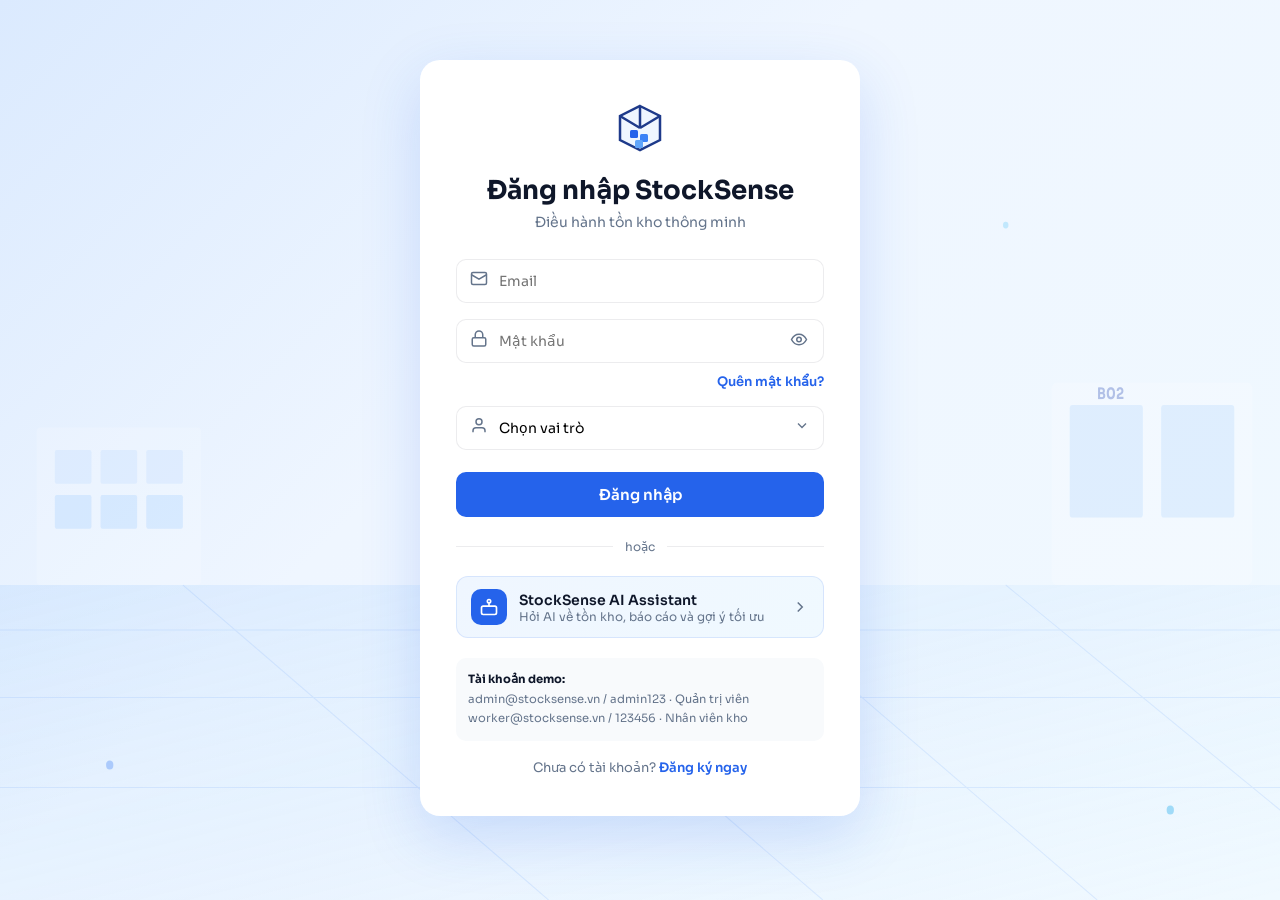
<file: BTL/stocksense/index.html>
<!DOCTYPE html>
<html lang="vi">
<head>
<meta charset="UTF-8">
<meta name="viewport" content="width=device-width, initial-scale=1.0">
<title>Đăng nhập StockSense</title>
<link href="https://fonts.googleapis.com/css2?family=Sora:wght@400;500;600;700&display=swap" rel="stylesheet">
<link rel="stylesheet" href="css/style.css">
<style>
  body{margin:0;font-family:'Sora',sans-serif;color:var(--text);min-height:100vh;position:relative;overflow-x:hidden;background:linear-gradient(135deg,#dbeafe 0%,#eff6ff 40%,#f0f9ff 100%);}
  .bg-svg{position:fixed;inset:0;width:100%;height:100%;pointer-events:none;opacity:.5;z-index:0;}
  .login-wrap{position:relative;z-index:2;display:flex;justify-content:center;padding:60px 20px;}
  .login-card{width:100%;max-width:440px;background:#fff;border-radius:20px;box-shadow:0 20px 60px rgba(37,99,235,.18);padding:40px 36px;box-sizing:border-box;}
  .logo-wrap{display:flex;justify-content:center;margin-bottom:18px;}
  .login-card h1{font-size:26px;font-weight:700;text-align:center;margin:0 0 6px;}
  .login-sub{text-align:center;color:var(--muted);font-size:14px;margin:0 0 28px;}
  .field-wrap{position:relative;margin-bottom:4px;}
  .field-icon{position:absolute;left:14px;top:50%;transform:translateY(-50%);color:var(--muted);z-index:1;}
  .select-inp{appearance:none;-webkit-appearance:none;padding-right:40px;cursor:pointer;}
  .select-arrow{position:absolute;right:14px;top:50%;transform:translateY(-50%);color:var(--muted);pointer-events:none;}
  .toggle-pw{position:absolute;right:12px;top:50%;transform:translateY(-50%);background:none;border:none;cursor:pointer;color:var(--muted);padding:4px;z-index:2;}
  .global-err{display:none;margin-top:16px;padding:10px 14px;background:var(--danger-soft);border:1px solid rgba(220,38,38,.3);border-radius:10px;color:var(--danger);font-size:13px;font-weight:500;align-items:center;gap:8px;}
  .login-btn{width:100%;margin-top:22px;padding:13px;background:var(--accent);color:#fff;border:none;border-radius:10px;font-size:15px;font-weight:600;cursor:pointer;transition:background .2s;display:flex;align-items:center;justify-content:center;gap:8px;font-family:'Sora',sans-serif;}
  .login-btn:hover{background:#1d4ed8;}
  .login-btn:disabled{opacity:.7;cursor:not-allowed;}
  .divider{display:flex;align-items:center;gap:12px;margin:22px 0;color:var(--muted);font-size:12px;}
  .divider .line{flex:1;height:1px;background:var(--border);}
  .ai-btn{display:flex;align-items:center;gap:12px;padding:12px 14px;background:linear-gradient(135deg,#eff6ff,#f0f9ff);border:1px solid var(--accent-soft);border-radius:12px;cursor:pointer;transition:all .2s;}
  .ai-btn:hover{border-color:var(--accent);transform:translateY(-1px);}
  .ai-icon{width:36px;height:36px;border-radius:10px;background:var(--accent);display:flex;align-items:center;justify-content:center;flex-shrink:0;}
  .ai-title{font-size:14px;font-weight:600;}
  .ai-desc{font-size:12px;color:var(--muted);}
  .demo-box{margin-top:20px;padding:12px;background:#f8fafc;border-radius:10px;font-size:11.5px;color:var(--muted);line-height:1.7;}
  .demo-box strong{color:var(--text);}
</style>
</head>
<body>

<svg class="bg-svg" preserveAspectRatio="none" viewBox="0 0 1400 800">
  <defs>
    <linearGradient id="g1" x1="0" y1="0" x2="1" y2="1">
      <stop offset="0" stop-color="#93c5fd" stop-opacity=".4"/>
      <stop offset="1" stop-color="#bae6fd" stop-opacity="0"/>
    </linearGradient>
  </defs>
  <rect x="0" y="520" width="1400" height="280" fill="url(#g1)"/>
  <g stroke="#3b82f6" stroke-width="1" opacity=".25">
    <line x1="0" y1="560" x2="1400" y2="560"/>
    <line x1="0" y1="620" x2="1400" y2="620"/>
    <line x1="0" y1="700" x2="1400" y2="700"/>
    <line x1="200" y1="520" x2="600" y2="800"/>
    <line x1="500" y1="520" x2="900" y2="800"/>
    <line x1="800" y1="520" x2="1200" y2="800"/>
    <line x1="1100" y1="520" x2="1400" y2="720"/>
  </g>
  <circle cx="120" cy="680" r="4" fill="#3b82f6" opacity=".7"/>
  <circle cx="1280" cy="720" r="4" fill="#0ea5e9" opacity=".7"/>
  <circle cx="700" cy="100" r="3" fill="#60a5fa" opacity=".5"/>
  <circle cx="1100" cy="200" r="3" fill="#38bdf8" opacity=".5"/>
  <rect x="40" y="380" width="180" height="140" fill="#fff" opacity=".35" rx="4"/>
  <rect x="60" y="400" width="40" height="30" fill="#bfdbfe" opacity=".6" rx="2"/>
  <rect x="110" y="400" width="40" height="30" fill="#bfdbfe" opacity=".6" rx="2"/>
  <rect x="160" y="400" width="40" height="30" fill="#bfdbfe" opacity=".6" rx="2"/>
  <rect x="60" y="440" width="40" height="30" fill="#93c5fd" opacity=".5" rx="2"/>
  <rect x="110" y="440" width="40" height="30" fill="#93c5fd" opacity=".5" rx="2"/>
  <rect x="160" y="440" width="40" height="30" fill="#93c5fd" opacity=".5" rx="2"/>
  <rect x="1150" y="340" width="220" height="180" fill="#fff" opacity=".4" rx="6"/>
  <rect x="1170" y="360" width="80" height="100" fill="#93c5fd" opacity=".4" rx="3"/>
  <rect x="1270" y="360" width="80" height="100" fill="#93c5fd" opacity=".4" rx="3"/>
  <text x="1200" y="355" fill="#1e40af" font-size="14" font-weight="700" opacity=".6">B02</text>
</svg>

<div class="login-wrap">
  <div class="login-card reveal">
    <div class="logo-wrap">
      <svg width="56" height="56" viewBox="0 0 56 56" fill="none">
        <path d="M28 6L48 16V40L28 50L8 40V16L28 6Z" stroke="#1e3a8a" stroke-width="2.5" fill="#eff6ff"/>
        <path d="M28 6V28M28 28L48 16M28 28L8 16" stroke="#1e3a8a" stroke-width="2.5"/>
        <rect x="18" y="30" width="8" height="8" rx="1.5" fill="#2563eb"/>
        <rect x="28" y="34" width="8" height="8" rx="1.5" fill="#3b82f6"/>
        <rect x="23" y="40" width="8" height="8" rx="1.5" fill="#60a5fa"/>
      </svg>
    </div>
    <h1>Đăng nhập StockSense</h1>
    <p class="login-sub">Điều hành tồn kho thông minh</p>

    <form id="loginForm" novalidate>
      <div class="field-wrap">
        <span class="field-icon"><svg width="18" height="18" viewBox="0 0 24 24" fill="none" stroke="currentColor" stroke-width="2"><rect x="2" y="4" width="20" height="16" rx="2"/><path d="m22 7-10 6L2 7"/></svg></span>
        <input type="text" id="email" class="inp" placeholder="Email" autocomplete="off">
      </div>
      <div id="emailErr" class="err-msg"><svg width="13" height="13" viewBox="0 0 24 24" fill="none" stroke="currentColor" stroke-width="2.5"><circle cx="12" cy="12" r="10"/><line x1="12" y1="8" x2="12" y2="12"/><line x1="12" y1="16" x2="12.01" y2="16"/></svg><span></span></div>

      <div class="field-wrap" style="margin-top:16px;">
        <span class="field-icon"><svg width="18" height="18" viewBox="0 0 24 24" fill="none" stroke="currentColor" stroke-width="2"><rect x="3" y="11" width="18" height="11" rx="2"/><path d="M7 11V7a5 5 0 0 1 10 0v4"/></svg></span>
        <input type="password" id="password" class="inp" placeholder="Mật khẩu">
        <button type="button" id="togglePw" class="toggle-pw">
          <svg width="18" height="18" viewBox="0 0 24 24" fill="none" stroke="currentColor" stroke-width="2"><path d="M2 12s3.5-7 10-7 10 7 10 7-3.5 7-10 7-10-7-10-7Z"/><circle cx="12" cy="12" r="3"/></svg>
        </button>
      </div>
      <div id="pwErr" class="err-msg"><svg width="13" height="13" viewBox="0 0 24 24" fill="none" stroke="currentColor" stroke-width="2.5"><circle cx="12" cy="12" r="10"/><line x1="12" y1="8" x2="12" y2="12"/><line x1="12" y1="16" x2="12.01" y2="16"/></svg><span></span></div>

      <div style="display:flex;justify-content:flex-end;margin:10px 0 0;">
        <a class="link" href="forgot-password.html">Quên mật khẩu?</a>
      </div>
      <div class="field-wrap" style="margin-top:16px;">
        <span class="field-icon"><svg width="18" height="18" viewBox="0 0 24 24" fill="none" stroke="currentColor" stroke-width="2"><path d="M20 21v-2a4 4 0 0 0-4-4H8a4 4 0 0 0-4 4v2"/><circle cx="12" cy="7" r="4"/></svg></span>
        <select id="role" class="inp select-inp">
          <option value="">Chọn vai trò</option>
          <option value="admin">Quản trị viên</option>
          <option value="supervisor">Giám sát kho</option>
          <option value="worker">Nhân viên kho</option>
          <option value="planner">Điều phối nhập hàng</option>
        </select>
        <span class="select-arrow"><svg width="16" height="16" viewBox="0 0 24 24" fill="none" stroke="currentColor" stroke-width="2"><polyline points="6 9 12 15 18 9"/></svg></span>
      </div>
      <div id="roleErr" class="err-msg"><svg width="13" height="13" viewBox="0 0 24 24" fill="none" stroke="currentColor" stroke-width="2.5"><circle cx="12" cy="12" r="10"/><line x1="12" y1="8" x2="12" y2="12"/><line x1="12" y1="16" x2="12.01" y2="16"/></svg><span>Vui lòng chọn vai trò</span></div>

      <div id="globalErr" class="global-err">
        <svg width="16" height="16" viewBox="0 0 24 24" fill="none" stroke="currentColor" stroke-width="2.5"><circle cx="12" cy="12" r="10"/><line x1="12" y1="8" x2="12" y2="12"/><line x1="12" y1="16" x2="12.01" y2="16"/></svg>
        <span id="globalErrText"></span>
      </div>

      <button type="submit" id="loginBtn" class="login-btn">
        <span id="loginBtnText">Đăng nhập</span>
      </button>
    </form>

    <div class="divider"><span class="line"></span>hoặc<span class="line"></span></div>

    <div id="aiAssistantBtn" class="ai-btn">
      <div class="ai-icon">
        <svg width="20" height="20" viewBox="0 0 24 24" fill="none" stroke="#fff" stroke-width="2"><rect x="3" y="11" width="18" height="10" rx="2"/><circle cx="12" cy="5" r="2"/><path d="M12 7v4M8 16h.01M16 16h.01"/></svg>
      </div>
      <div style="flex:1;">
        <div class="ai-title">StockSense AI Assistant</div>
        <div class="ai-desc">Hỏi AI về tồn kho, báo cáo và gợi ý tối ưu</div>
      </div>
      <svg width="18" height="18" viewBox="0 0 24 24" fill="none" stroke="var(--muted)" stroke-width="2"><polyline points="9 18 15 12 9 6"/></svg>
    </div>

    <div class="demo-box">
      <strong>Tài khoản demo:</strong><br>
      admin@stocksense.vn / admin123 · Quản trị viên<br>
      worker@stocksense.vn / 123456 · Nhân viên kho
    </div>
    <div class="auth-foot">Chưa có tài khoản? <a class="link" href="register.html">Đăng ký ngay</a></div>
  </div>
</div>

<script src="js/script.js"></script>
</body>
</html>
</file>
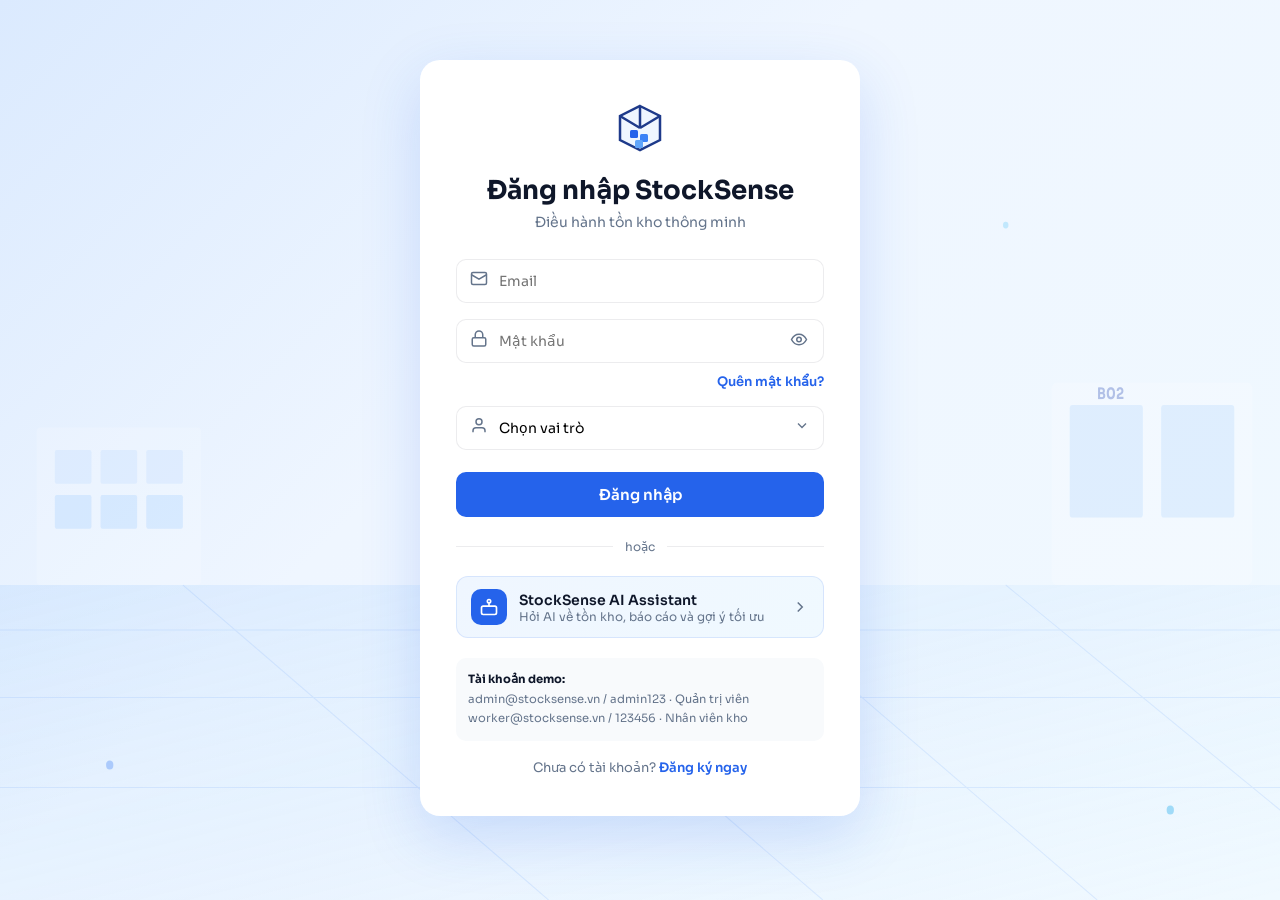
<file: BTL/stocksense/dashboard.html>
<!DOCTYPE html>
<html lang="vi">
<head>
<meta charset="UTF-8">
<meta name="viewport" content="width=device-width, initial-scale=1.0">
<title>StockSense - Điều hành tồn kho</title>
<link href="https://fonts.googleapis.com/css2?family=Sora:wght@400;500;600;700&display=swap" rel="stylesheet">
<link rel="stylesheet" href="css/style.css">
<style>
  body{margin:0;font-family:'Sora',sans-serif;color:var(--text);background:#f1f5f9;min-height:100vh;}
  .layout{display:flex;flex-wrap:wrap;min-height:100vh;}
  .sidebar{width:240px;min-width:240px;background:#fff;border-right:1px solid var(--border);padding:20px 14px;box-sizing:border-box;}
  .sidebar-logo{display:flex;align-items:center;gap:10px;padding:0 8px 20px;border-bottom:1px solid var(--border);margin-bottom:16px;}
  .sidebar-logo .name{font-weight:700;font-size:15px;line-height:1.2;}
  .sidebar-logo .sub{font-size:10px;color:var(--muted);}
  #navMenu{display:flex;flex-direction:column;gap:4px;}
  .ai-box{margin-top:24px;padding:14px;background:var(--accent-soft);border-radius:12px;}
  .ai-box .t{font-size:12px;font-weight:600;margin-bottom:4px;}
  .ai-box .d{font-size:11px;color:var(--muted);margin-bottom:10px;}
  .ai-box button{width:100%;padding:8px;background:var(--accent);color:#fff;border:none;border-radius:8px;font-size:12px;font-weight:600;cursor:pointer;font-family:'Sora',sans-serif;}
  main{flex:1;min-width:300px;padding:24px 28px;box-sizing:border-box;}
  .topbar{display:flex;align-items:center;justify-content:space-between;flex-wrap:wrap;gap:12px;margin-bottom:24px;padding-bottom:16px;border-bottom:1px solid var(--border);}
  .topbar h2{font-size:22px;font-weight:700;margin:0;}
  .topbar p{font-size:13px;color:var(--muted);margin:4px 0 0;}
  .topbar-right{display:flex;align-items:center;gap:14px;}
  .user-info{text-align:right;}
  .user-info .n{font-size:14px;font-weight:600;}
  .user-info .r{font-size:11px;color:var(--muted);}
  .avatar{width:40px;height:40px;border-radius:50%;background:var(--accent);color:#fff;display:flex;align-items:center;justify-content:center;font-weight:700;font-size:15px;}
  .logout-btn{padding:8px 14px;background:#fff;border:1px solid var(--border);border-radius:8px;font-size:13px;font-weight:500;color:var(--muted);cursor:pointer;display:flex;align-items:center;gap:6px;font-family:'Sora',sans-serif;transition:all .15s;}
  .logout-btn:hover{color:var(--danger);border-color:var(--danger);}
  #modalRoot{position:relative;}
</style>
</head>
<body>
<div class="layout">
  <aside class="sidebar" id="sidebar">
    <div class="sidebar-logo">
      <svg width="32" height="32" viewBox="0 0 56 56" fill="none"><path d="M28 6L48 16V40L28 50L8 40V16L28 6Z" stroke="#1e3a8a" stroke-width="3" fill="#eff6ff"/><rect x="18" y="30" width="8" height="8" rx="1.5" fill="#2563eb"/><rect x="28" y="34" width="8" height="8" rx="1.5" fill="#3b82f6"/></svg>
      <div>
        <div class="name">StockSense</div>
        <div class="sub">Điều hành tồn kho</div>
      </div>
    </div>
    <div id="navMenu"></div>
    <div class="ai-box">
      <div class="t">AI Assistant</div>
      <div class="d">3 tính năng AI sẵn sàng</div>
      <button onclick="switchTab('ai')">Mở AI Panel</button>
    </div>
  </aside>

  <main>
    <div class="topbar">
      <div>
        <h2 id="pageTitle">Bảng điều khiển</h2>
        <p id="pageSub">Tổng quan hoạt động kho hàng</p>
      </div>
      <div class="topbar-right">
        <a class="icon-btn" id="notifBell" href="notifications.html" title="Thông báo"><svg width="18" height="18" viewBox="0 0 24 24" fill="none" stroke="currentColor" stroke-width="2"><path d="M18 8A6 6 0 0 0 6 8c0 7-3 9-3 9h18s-3-2-3-9"/><path d="M13.73 21a2 2 0 0 1-3.46 0"/></svg></a>
        <a class="icon-btn" href="settings.html" title="Cài đặt"><svg width="18" height="18" viewBox="0 0 24 24" fill="none" stroke="currentColor" stroke-width="2"><circle cx="12" cy="12" r="3"/><path d="M19.4 15a1.65 1.65 0 0 0 .33 1.82l.06.06a2 2 0 1 1-2.83 2.83l-.06-.06a1.65 1.65 0 0 0-1.82-.33 1.65 1.65 0 0 0-1 1.51V21a2 2 0 1 1-4 0v-.09A1.65 1.65 0 0 0 9 19.4a1.65 1.65 0 0 0-1.82.33l-.06.06a2 2 0 1 1-2.83-2.83l.06-.06a1.65 1.65 0 0 0 .33-1.82 1.65 1.65 0 0 0-1.51-1H3a2 2 0 1 1 0-4h.09A1.65 1.65 0 0 0 4.6 9a1.65 1.65 0 0 0-.33-1.82l-.06-.06a2 2 0 1 1 2.83-2.83l.06.06a1.65 1.65 0 0 0 1.82.33H9a1.65 1.65 0 0 0 1-1.51V3a2 2 0 1 1 4 0v.09a1.65 1.65 0 0 0 1 1.51 1.65 1.65 0 0 0 1.82-.33l.06-.06a2 2 0 1 1 2.83 2.83l-.06.06a1.65 1.65 0 0 0-.33 1.82V9a1.65 1.65 0 0 0 1.51 1H21a2 2 0 1 1 0 4h-.09a1.65 1.65 0 0 0-1.51 1Z"/></svg></a>
        <div class="user-info">
          <div class="n" id="userName"></div>
          <div class="r" id="userRole"></div>
        </div>
        <a href="profile.html" style="text-decoration:none;" title="Hồ sơ cá nhân"><div class="avatar" id="avatar"></div></a>
        <button class="logout-btn" onclick="logout()">
          <svg width="14" height="14" viewBox="0 0 24 24" fill="none" stroke="currentColor" stroke-width="2"><path d="M9 21H5a2 2 0 0 1-2-2V5a2 2 0 0 1 2-2h4"/><polyline points="16 17 21 12 16 7"/><line x1="21" y1="12" x2="9" y2="12"/></svg>
          Đăng xuất
        </button>
      </div>
    </div>
    <div id="contentArea"></div>
  </main>
</div>
<div id="modalRoot"></div>

<script src="js/script.js"></script>
<script src="js/pages.js"></script>
</body>
</html>
</file>
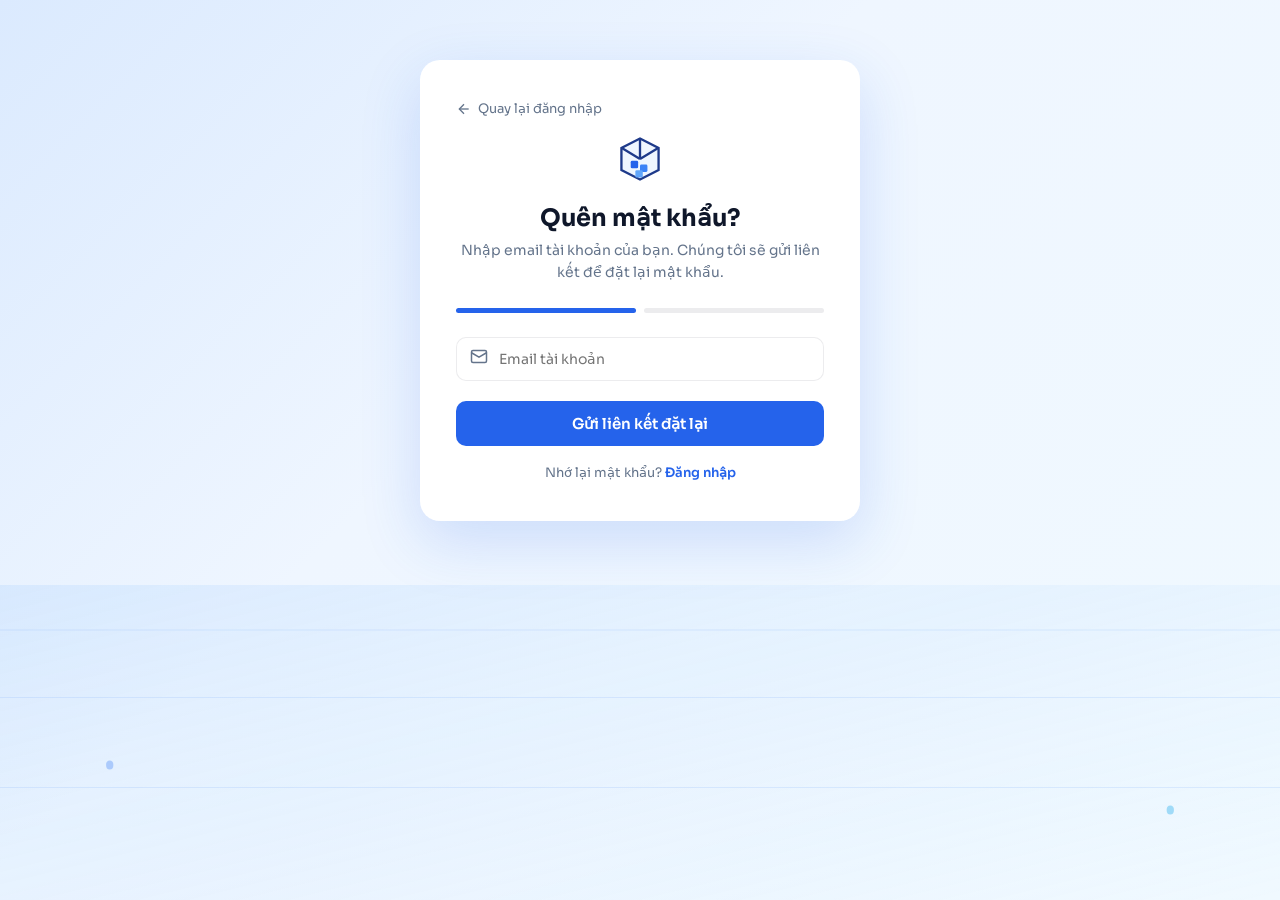
<file: BTL/stocksense/forgot-password.html>
<!DOCTYPE html>
<html lang="vi">
<head>
<meta charset="UTF-8">
<meta name="viewport" content="width=device-width, initial-scale=1.0">
<title>Quên mật khẩu - StockSense</title>
<link href="https://fonts.googleapis.com/css2?family=Sora:wght@400;500;600;700&display=swap" rel="stylesheet">
<link rel="stylesheet" href="css/style.css">
<style>
  body{margin:0;font-family:'Sora',sans-serif;color:var(--text);min-height:100vh;position:relative;overflow-x:hidden;background:linear-gradient(135deg,#dbeafe 0%,#eff6ff 40%,#f0f9ff 100%);}
  .bg-svg{position:fixed;inset:0;width:100%;height:100%;pointer-events:none;opacity:.5;z-index:0;}
  .login-wrap{position:relative;z-index:2;display:flex;justify-content:center;padding:60px 20px;}
  .login-card{width:100%;max-width:440px;background:#fff;border-radius:20px;box-shadow:0 20px 60px rgba(37,99,235,.18);padding:40px 36px;box-sizing:border-box;}
  .logo-wrap{display:flex;justify-content:center;margin-bottom:18px;}
  .login-card h1{font-size:24px;font-weight:700;text-align:center;margin:0 0 6px;}
  .login-sub{text-align:center;color:var(--muted);font-size:14px;margin:0 0 24px;line-height:1.6;}
  .field-wrap{position:relative;margin-bottom:4px;}
  .field-icon{position:absolute;left:14px;top:50%;transform:translateY(-50%);color:var(--muted);z-index:1;}
  .toggle-pw{position:absolute;right:12px;top:50%;transform:translateY(-50%);background:none;border:none;cursor:pointer;color:var(--muted);padding:4px;z-index:2;}
  .login-btn{width:100%;margin-top:20px;padding:13px;background:var(--accent);color:#fff;border:none;border-radius:10px;font-size:15px;font-weight:600;cursor:pointer;transition:background .2s;display:flex;align-items:center;justify-content:center;gap:8px;font-family:'Sora',sans-serif;}
  .login-btn:hover{background:#1d4ed8;}
  .login-btn:disabled{opacity:.7;cursor:not-allowed;}
  .mail-chip{display:inline-flex;align-items:center;gap:8px;padding:8px 14px;background:var(--accent-soft);color:var(--accent);border-radius:20px;font-size:13px;font-weight:600;margin:0 auto 18px;}
  .done-icon{width:72px;height:72px;border-radius:50%;background:rgba(5,150,105,.12);display:flex;align-items:center;justify-content:center;margin:0 auto 18px;color:var(--success);}
  .back-link{display:flex;align-items:center;gap:6px;color:var(--muted);font-size:13px;text-decoration:none;margin-bottom:16px;cursor:pointer;}
  .back-link:hover{color:var(--accent);}
</style>
</head>
<body>
<svg class="bg-svg" preserveAspectRatio="none" viewBox="0 0 1400 800">
  <defs>
    <linearGradient id="g1" x1="0" y1="0" x2="1" y2="1">
      <stop offset="0" stop-color="#93c5fd" stop-opacity=".4"/>
      <stop offset="1" stop-color="#bae6fd" stop-opacity="0"/>
    </linearGradient>
  </defs>
  <rect x="0" y="520" width="1400" height="280" fill="url(#g1)"/>
  <g stroke="#3b82f6" stroke-width="1" opacity=".25">
    <line x1="0" y1="560" x2="1400" y2="560"/>
    <line x1="0" y1="620" x2="1400" y2="620"/>
    <line x1="0" y1="700" x2="1400" y2="700"/>
  </g>
  <circle cx="120" cy="680" r="4" fill="#3b82f6" opacity=".7"/>
  <circle cx="1280" cy="720" r="4" fill="#0ea5e9" opacity=".7"/>
</svg>
<div class="login-wrap">
  <div class="login-card reveal">
    <a class="back-link" href="index.html"><svg width="16" height="16" viewBox="0 0 24 24" fill="none" stroke="currentColor" stroke-width="2"><line x1="19" y1="12" x2="5" y2="12"/><polyline points="12 19 5 12 12 5"/></svg> Quay lại đăng nhập</a>
    <div class="logo-wrap">
      <svg width="52" height="52" viewBox="0 0 56 56" fill="none">
        <path d="M28 6L48 16V40L28 50L8 40V16L28 6Z" stroke="#1e3a8a" stroke-width="2.5" fill="#eff6ff"/>
        <path d="M28 6V28M28 28L48 16M28 28L8 16" stroke="#1e3a8a" stroke-width="2.5"/>
        <rect x="18" y="30" width="8" height="8" rx="1.5" fill="#2563eb"/>
        <rect x="28" y="34" width="8" height="8" rx="1.5" fill="#3b82f6"/>
        <rect x="23" y="40" width="8" height="8" rx="1.5" fill="#60a5fa"/>
      </svg>
    </div>

    <!-- BƯỚC 1: Nhập email -->
    <div id="forgotStep1">
      <h1>Quên mật khẩu?</h1>
      <p class="login-sub">Nhập email tài khoản của bạn. Chúng tôi sẽ gửi liên kết để đặt lại mật khẩu.</p>
      <div class="steps"><div class="step active" id="stepBar1"></div><div class="step" id="stepBar2"></div></div>
      <form id="fpForm1" novalidate>
        <div class="field-wrap">
          <span class="field-icon"><svg width="18" height="18" viewBox="0 0 24 24" fill="none" stroke="currentColor" stroke-width="2"><rect x="2" y="4" width="20" height="16" rx="2"/><path d="m22 7-10 6L2 7"/></svg></span>
          <input type="text" id="fpEmail" class="inp" placeholder="Email tài khoản" autocomplete="off">
        </div>
        <div id="fpGlobal1" class="global-msg"><svg width="16" height="16" viewBox="0 0 24 24" fill="none" stroke="currentColor" stroke-width="2.5"><circle cx="12" cy="12" r="10"/><line x1="12" y1="8" x2="12" y2="12"/><line x1="12" y1="16" x2="12.01" y2="16"/></svg><span id="fpGlobal1Text"></span></div>
        <button type="submit" class="login-btn">Gửi liên kết đặt lại</button>
      </form>
    </div>

    <!-- BƯỚC 2: Đặt mật khẩu mới -->
    <div id="forgotStep2" style="display:none;">
      <h1>Đặt lại mật khẩu</h1>
      <p class="login-sub">Tạo mật khẩu mới cho tài khoản</p>
      <div style="text-align:center;"><span class="mail-chip"><svg width="14" height="14" viewBox="0 0 24 24" fill="none" stroke="currentColor" stroke-width="2"><rect x="2" y="4" width="20" height="16" rx="2"/><path d="m22 7-10 6L2 7"/></svg><span id="fpEmailShow"></span></span></div>
      <div class="steps"><div class="step active"></div><div class="step active"></div></div>
      <form id="fpForm2" novalidate>
        <div class="field-row">
          <div class="field-wrap">
            <span class="field-icon"><svg width="18" height="18" viewBox="0 0 24 24" fill="none" stroke="currentColor" stroke-width="2"><rect x="3" y="11" width="18" height="11" rx="2"/><path d="M7 11V7a5 5 0 0 1 10 0v4"/></svg></span>
            <input type="password" id="fpNewPw" class="inp" placeholder="Mật khẩu mới (tối thiểu 6 ký tự)">
            <button type="button" class="toggle-pw" data-target="fpNewPw"><svg width="18" height="18" viewBox="0 0 24 24" fill="none" stroke="currentColor" stroke-width="2"><path d="M2 12s3.5-7 10-7 10 7 10 7-3.5 7-10 7-10-7-10-7Z"/><circle cx="12" cy="12" r="3"/></svg></button>
          </div>
        </div>
        <div class="field-row" style="margin-top:14px;">
          <div class="field-wrap">
            <span class="field-icon"><svg width="18" height="18" viewBox="0 0 24 24" fill="none" stroke="currentColor" stroke-width="2"><rect x="3" y="11" width="18" height="11" rx="2"/><path d="M7 11V7a5 5 0 0 1 10 0v4"/><path d="m9 16 2 2 4-4"/></svg></span>
            <input type="password" id="fpNewPw2" class="inp" placeholder="Xác nhận mật khẩu mới">
            <button type="button" class="toggle-pw" data-target="fpNewPw2"><svg width="18" height="18" viewBox="0 0 24 24" fill="none" stroke="currentColor" stroke-width="2"><path d="M2 12s3.5-7 10-7 10 7 10 7-3.5 7-10 7-10-7-10-7Z"/><circle cx="12" cy="12" r="3"/></svg></button>
          </div>
        </div>
        <div id="fpGlobal2" class="global-msg"><svg width="16" height="16" viewBox="0 0 24 24" fill="none" stroke="currentColor" stroke-width="2.5"><circle cx="12" cy="12" r="10"/><line x1="12" y1="8" x2="12" y2="12"/><line x1="12" y1="16" x2="12.01" y2="16"/></svg><span id="fpGlobal2Text"></span></div>
        <button type="submit" class="login-btn">Cập nhật mật khẩu</button>
      </form>
    </div>

    <!-- HOÀN TẤT -->
    <div id="forgotDone" style="display:none;text-align:center;">
      <div class="done-icon"><svg width="36" height="36" viewBox="0 0 24 24" fill="none" stroke="currentColor" stroke-width="2.5"><polyline points="20 6 9 17 4 12"/></svg></div>
      <h1>Đặt lại thành công!</h1>
      <p class="login-sub">Mật khẩu của bạn đã được cập nhật. Bây giờ bạn có thể đăng nhập với mật khẩu mới.</p>
      <a href="index.html" class="login-btn" style="text-decoration:none;">Đăng nhập ngay</a>
    </div>

    <div class="auth-foot">Nhớ lại mật khẩu? <a class="link" href="index.html">Đăng nhập</a></div>
  </div>
</div>
<script src="js/script.js"></script>
<script src="js/pages.js"></script>
</body>
</html>
</file>
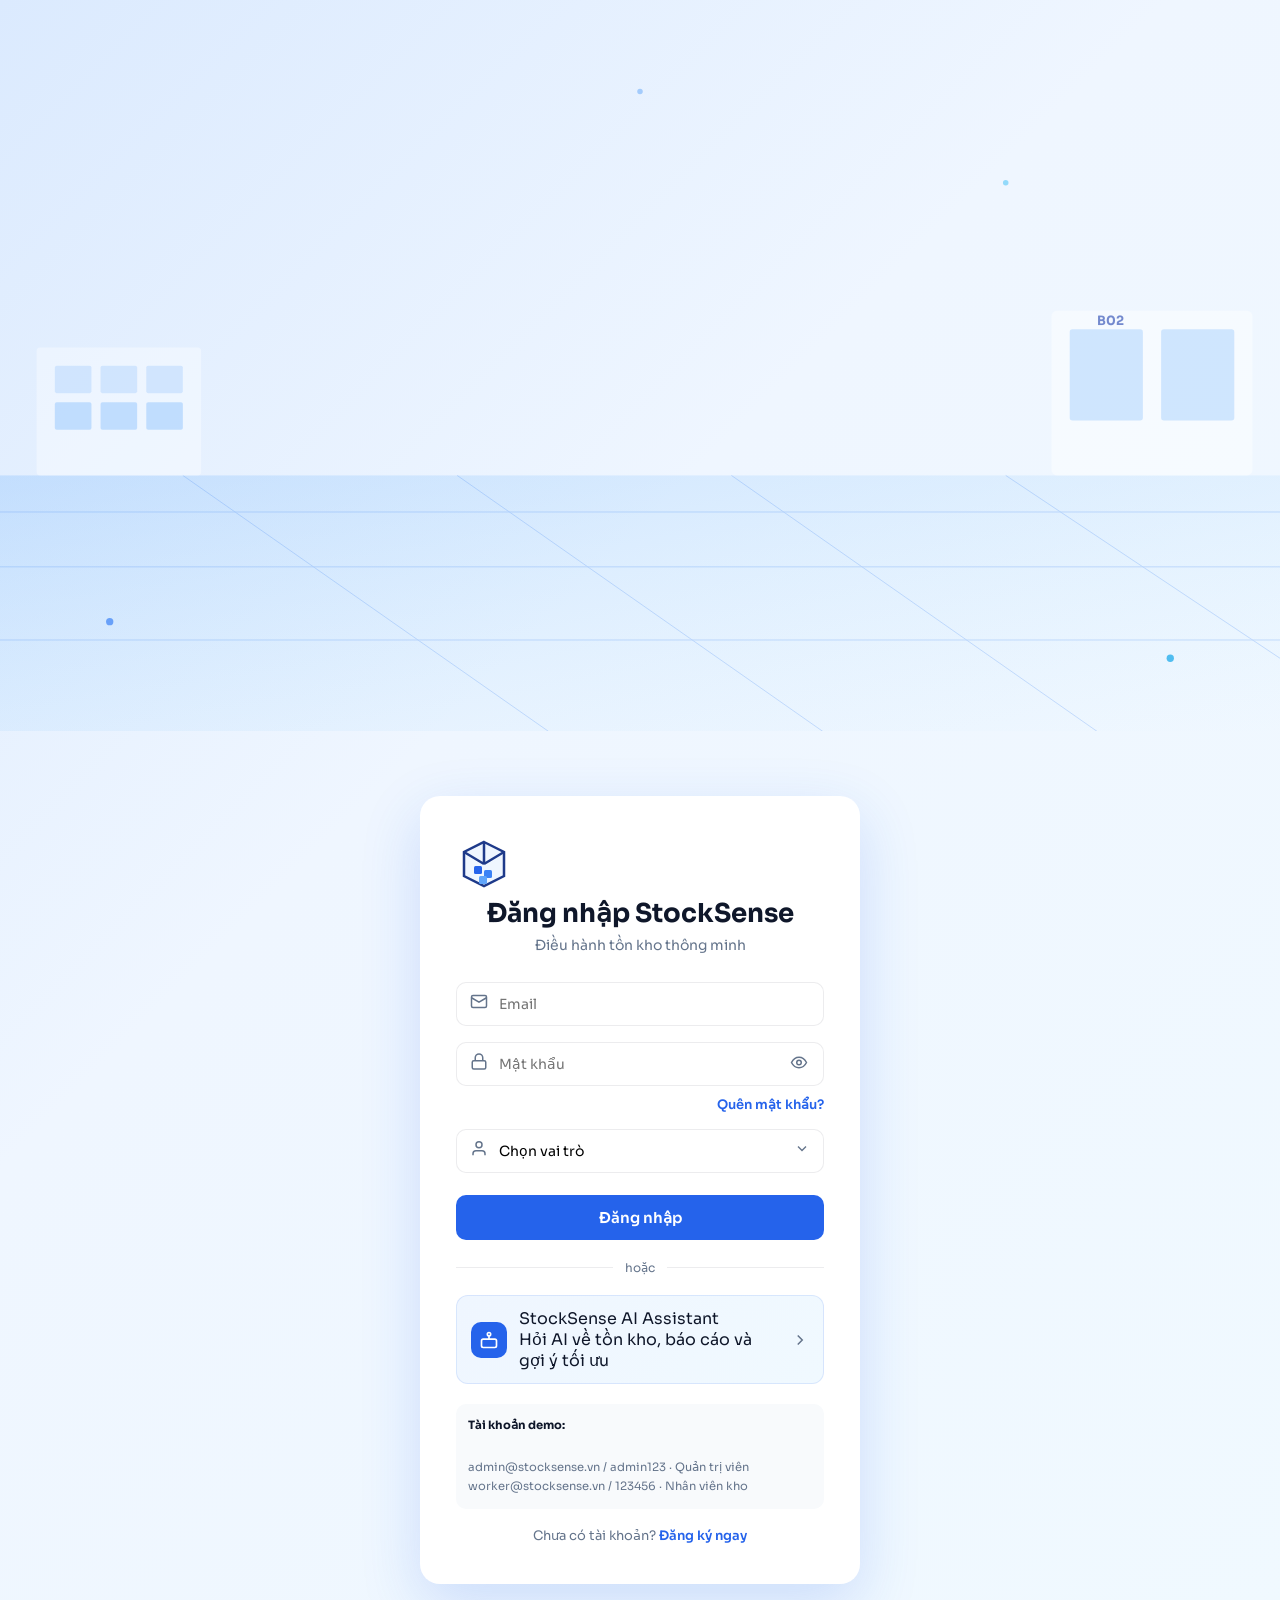
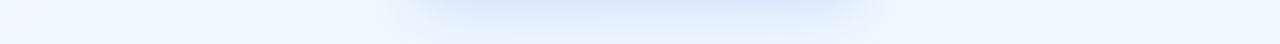
<file: BTL/stocksense/login.html>
<!DOCTYPE html>
<html lang="vi">
<head>
<meta charset="UTF-8">
<meta name="viewport" content="width=device-width, initial-scale=1.0">
<title>Đăng nhập StockSense</title>
<link href="https://fonts.googleapis.com/css2?family=Sora:wght@400;500;600;700&display=swap" rel="stylesheet">
<link rel="stylesheet" href="css/base.css">
<link rel="stylesheet" href="css/components.css">
<link rel="stylesheet" href="css/auth.css">

</head>
<body class="auth-page">

<svg class="bg-svg" preserveAspectRatio="none" viewBox="0 0 1400 800">
  <defs>
    <linearGradient id="g1" x1="0" y1="0" x2="1" y2="1">
      <stop offset="0" stop-color="#93c5fd" stop-opacity=".4"/>
      <stop offset="1" stop-color="#bae6fd" stop-opacity="0"/>
    </linearGradient>
  </defs>
  <rect x="0" y="520" width="1400" height="280" fill="url(#g1)"/>
  <g stroke="#3b82f6" stroke-width="1" opacity=".25">
    <line x1="0" y1="560" x2="1400" y2="560"/>
    <line x1="0" y1="620" x2="1400" y2="620"/>
    <line x1="0" y1="700" x2="1400" y2="700"/>
    <line x1="200" y1="520" x2="600" y2="800"/>
    <line x1="500" y1="520" x2="900" y2="800"/>
    <line x1="800" y1="520" x2="1200" y2="800"/>
    <line x1="1100" y1="520" x2="1400" y2="720"/>
  </g>
  <circle cx="120" cy="680" r="4" fill="#3b82f6" opacity=".7"/>
  <circle cx="1280" cy="720" r="4" fill="#0ea5e9" opacity=".7"/>
  <circle cx="700" cy="100" r="3" fill="#60a5fa" opacity=".5"/>
  <circle cx="1100" cy="200" r="3" fill="#38bdf8" opacity=".5"/>
  <rect x="40" y="380" width="180" height="140" fill="#fff" opacity=".35" rx="4"/>
  <rect x="60" y="400" width="40" height="30" fill="#bfdbfe" opacity=".6" rx="2"/>
  <rect x="110" y="400" width="40" height="30" fill="#bfdbfe" opacity=".6" rx="2"/>
  <rect x="160" y="400" width="40" height="30" fill="#bfdbfe" opacity=".6" rx="2"/>
  <rect x="60" y="440" width="40" height="30" fill="#93c5fd" opacity=".5" rx="2"/>
  <rect x="110" y="440" width="40" height="30" fill="#93c5fd" opacity=".5" rx="2"/>
  <rect x="160" y="440" width="40" height="30" fill="#93c5fd" opacity=".5" rx="2"/>
  <rect x="1150" y="340" width="220" height="180" fill="#fff" opacity=".4" rx="6"/>
  <rect x="1170" y="360" width="80" height="100" fill="#93c5fd" opacity=".4" rx="3"/>
  <rect x="1270" y="360" width="80" height="100" fill="#93c5fd" opacity=".4" rx="3"/>
  <text x="1200" y="355" fill="#1e40af" font-size="14" font-weight="700" opacity=".6">B02</text>
</svg>

<div class="login-wrap">
  <div class="login-card reveal">
    <div class="logo-wrap">
      <svg width="56" height="56" viewBox="0 0 56 56" fill="none">
        <path d="M28 6L48 16V40L28 50L8 40V16L28 6Z" stroke="#1e3a8a" stroke-width="2.5" fill="#eff6ff"/>
        <path d="M28 6V28M28 28L48 16M28 28L8 16" stroke="#1e3a8a" stroke-width="2.5"/>
        <rect x="18" y="30" width="8" height="8" rx="1.5" fill="#2563eb"/>
        <rect x="28" y="34" width="8" height="8" rx="1.5" fill="#3b82f6"/>
        <rect x="23" y="40" width="8" height="8" rx="1.5" fill="#60a5fa"/>
      </svg>
    </div>
    <h1>Đăng nhập StockSense</h1>
    <p class="login-sub">Điều hành tồn kho thông minh</p>

    <form id="loginForm" novalidate>
      <div class="field-wrap">
        <span class="field-icon"><svg width="18" height="18" viewBox="0 0 24 24" fill="none" stroke="currentColor" stroke-width="2"><rect x="2" y="4" width="20" height="16" rx="2"/><path d="m22 7-10 6L2 7"/></svg></span>
        <input type="text" id="email" class="inp" placeholder="Email" autocomplete="off">
      </div>
      <div id="emailErr" class="err-msg"><svg width="13" height="13" viewBox="0 0 24 24" fill="none" stroke="currentColor" stroke-width="2.5"><circle cx="12" cy="12" r="10"/><line x1="12" y1="8" x2="12" y2="12"/><line x1="12" y1="16" x2="12.01" y2="16"/></svg><span></span></div>

      <div class="field-wrap" style="margin-top:16px;">
        <span class="field-icon"><svg width="18" height="18" viewBox="0 0 24 24" fill="none" stroke="currentColor" stroke-width="2"><rect x="3" y="11" width="18" height="11" rx="2"/><path d="M7 11V7a5 5 0 0 1 10 0v4"/></svg></span>
        <input type="password" id="password" class="inp" placeholder="Mật khẩu">
        <button type="button" id="togglePw" class="toggle-pw">
          <svg width="18" height="18" viewBox="0 0 24 24" fill="none" stroke="currentColor" stroke-width="2"><path d="M2 12s3.5-7 10-7 10 7 10 7-3.5 7-10 7-10-7-10-7Z"/><circle cx="12" cy="12" r="3"/></svg>
        </button>
      </div>
      <div id="pwErr" class="err-msg"><svg width="13" height="13" viewBox="0 0 24 24" fill="none" stroke="currentColor" stroke-width="2.5"><circle cx="12" cy="12" r="10"/><line x1="12" y1="8" x2="12" y2="12"/><line x1="12" y1="16" x2="12.01" y2="16"/></svg><span></span></div>

      <div style="display:flex;justify-content:flex-end;margin:10px 0 0;">
        <a class="link" href="forgot-password.html">Quên mật khẩu?</a>
      </div>
      <div class="field-wrap" style="margin-top:16px;">
        <span class="field-icon"><svg width="18" height="18" viewBox="0 0 24 24" fill="none" stroke="currentColor" stroke-width="2"><path d="M20 21v-2a4 4 0 0 0-4-4H8a4 4 0 0 0-4 4v2"/><circle cx="12" cy="7" r="4"/></svg></span>
        <select id="role" class="inp select-inp">
          <option value="">Chọn vai trò</option>
          <option value="admin">Quản trị viên</option>
          <option value="supervisor">Giám sát kho</option>
          <option value="worker">Nhân viên kho</option>
          <option value="planner">Điều phối nhập hàng</option>
        </select>
        <span class="select-arrow"><svg width="16" height="16" viewBox="0 0 24 24" fill="none" stroke="currentColor" stroke-width="2"><polyline points="6 9 12 15 18 9"/></svg></span>
      </div>
      <div id="roleErr" class="err-msg"><svg width="13" height="13" viewBox="0 0 24 24" fill="none" stroke="currentColor" stroke-width="2.5"><circle cx="12" cy="12" r="10"/><line x1="12" y1="8" x2="12" y2="12"/><line x1="12" y1="16" x2="12.01" y2="16"/></svg><span>Vui lòng chọn vai trò</span></div>

      <div id="globalErr" class="global-err">
        <svg width="16" height="16" viewBox="0 0 24 24" fill="none" stroke="currentColor" stroke-width="2.5"><circle cx="12" cy="12" r="10"/><line x1="12" y1="8" x2="12" y2="12"/><line x1="12" y1="16" x2="12.01" y2="16"/></svg>
        <span id="globalErrText"></span>
      </div>

      <button type="submit" id="loginBtn" class="login-btn">
        <span id="loginBtnText">Đăng nhập</span>
      </button>
    </form>

    <div class="divider"><span class="line"></span>hoặc<span class="line"></span></div>

    <div id="aiAssistantBtn" class="ai-btn">
      <div class="ai-icon">
        <svg width="20" height="20" viewBox="0 0 24 24" fill="none" stroke="#fff" stroke-width="2"><rect x="3" y="11" width="18" height="10" rx="2"/><circle cx="12" cy="5" r="2"/><path d="M12 7v4M8 16h.01M16 16h.01"/></svg>
      </div>
      <div style="flex:1;">
        <div class="ai-title">StockSense AI Assistant</div>
        <div class="ai-desc">Hỏi AI về tồn kho, báo cáo và gợi ý tối ưu</div>
      </div>
      <svg width="18" height="18" viewBox="0 0 24 24" fill="none" stroke="var(--muted)" stroke-width="2"><polyline points="9 18 15 12 9 6"/></svg>
    </div>

    <div class="demo-box">
      <strong>Tài khoản demo:</strong><br>
      admin@stocksense.vn / admin123 · Quản trị viên<br>
      worker@stocksense.vn / 123456 · Nhân viên kho
    </div>
    <div class="auth-foot">Chưa có tài khoản? <a class="link" href="register.html">Đăng ký ngay</a></div>
  </div>
</div>

<script src="js/data.js"></script>
<script src="js/utils.js"></script>
<script src="js/storage.js"></script>
<script src="js/auth.js"></script>
</body>
</html>
</file>
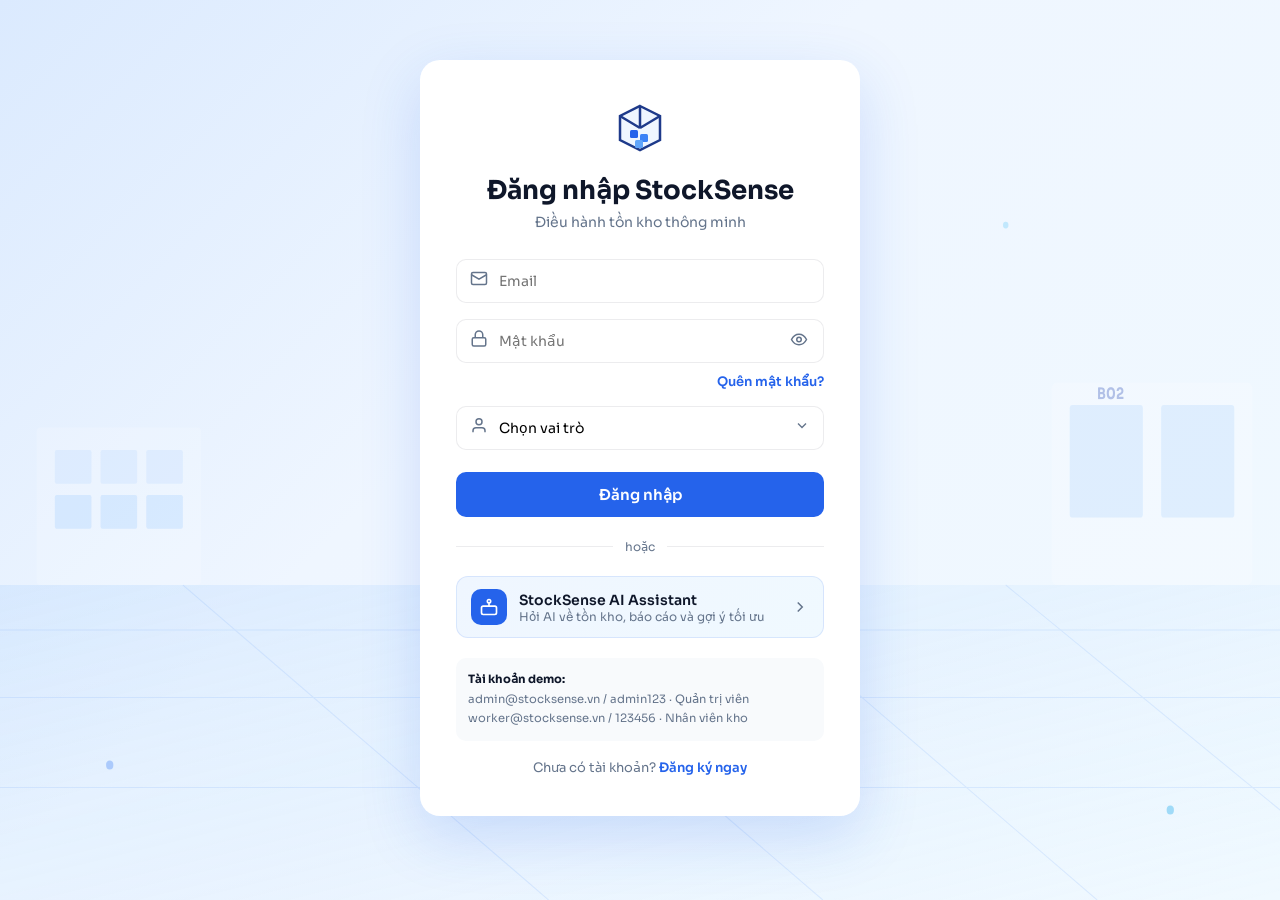
<file: BTL/stocksense/notifications.html>
<!DOCTYPE html>
<html lang="vi">
<head>
<meta charset="UTF-8">
<meta name="viewport" content="width=device-width, initial-scale=1.0">
<title>Thông báo - StockSense</title>
<link href="https://fonts.googleapis.com/css2?family=Sora:wght@400;500;600;700&display=swap" rel="stylesheet">
<link rel="stylesheet" href="css/style.css">
</head>
<body class="app" data-page="notifications">
<div id="subApp"></div>
<script src="js/script.js"></script>
<script src="js/pages.js"></script>
</body>
</html>
</file>
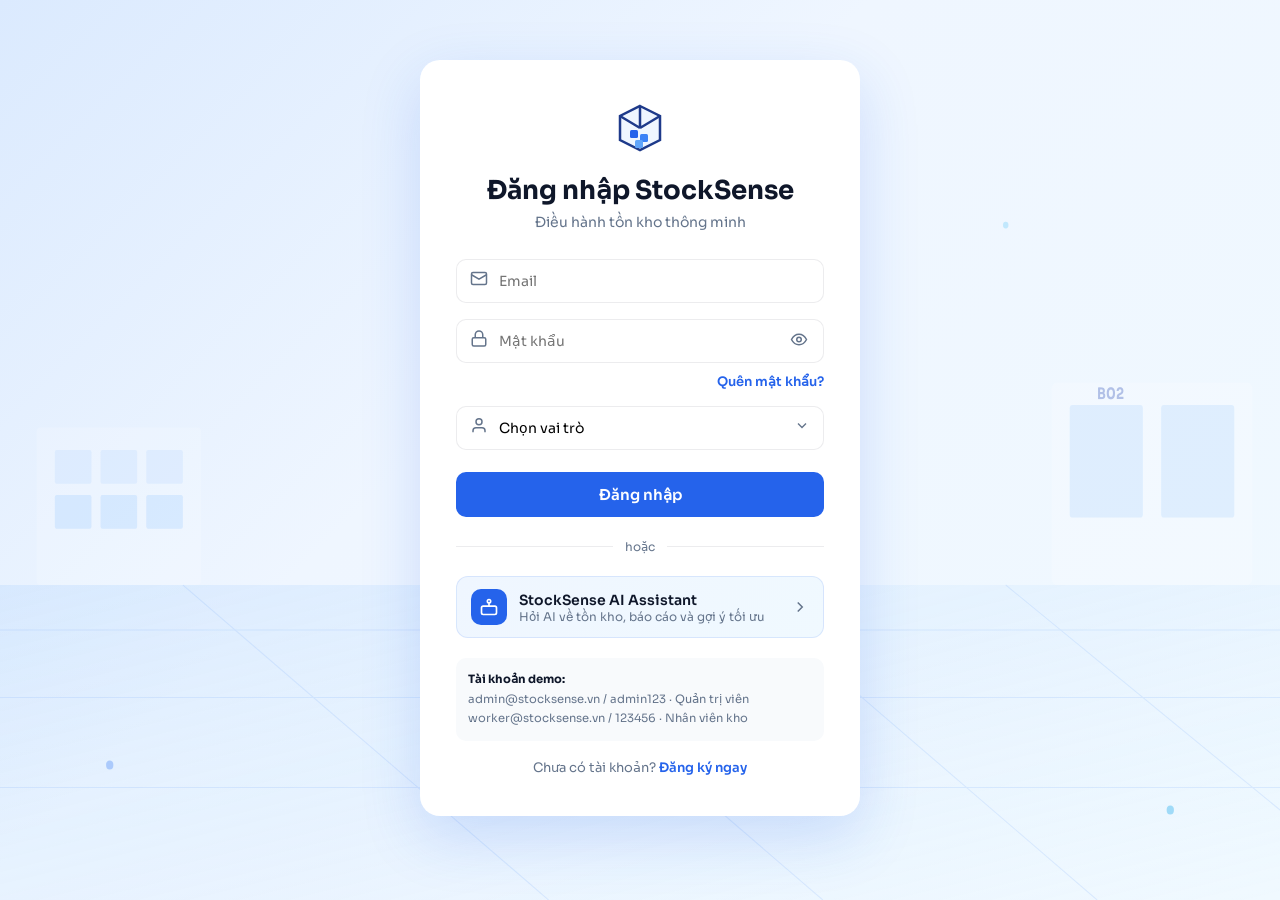
<file: BTL/stocksense/profile.html>
<!DOCTYPE html>
<html lang="vi">
<head>
<meta charset="UTF-8">
<meta name="viewport" content="width=device-width, initial-scale=1.0">
<title>Hồ sơ cá nhân - StockSense</title>
<link href="https://fonts.googleapis.com/css2?family=Sora:wght@400;500;600;700&display=swap" rel="stylesheet">
<link rel="stylesheet" href="css/style.css">
</head>
<body class="app" data-page="profile">
<div id="subApp"></div>
<script src="js/script.js"></script>
<script src="js/pages.js"></script>
</body>
</html>
</file>
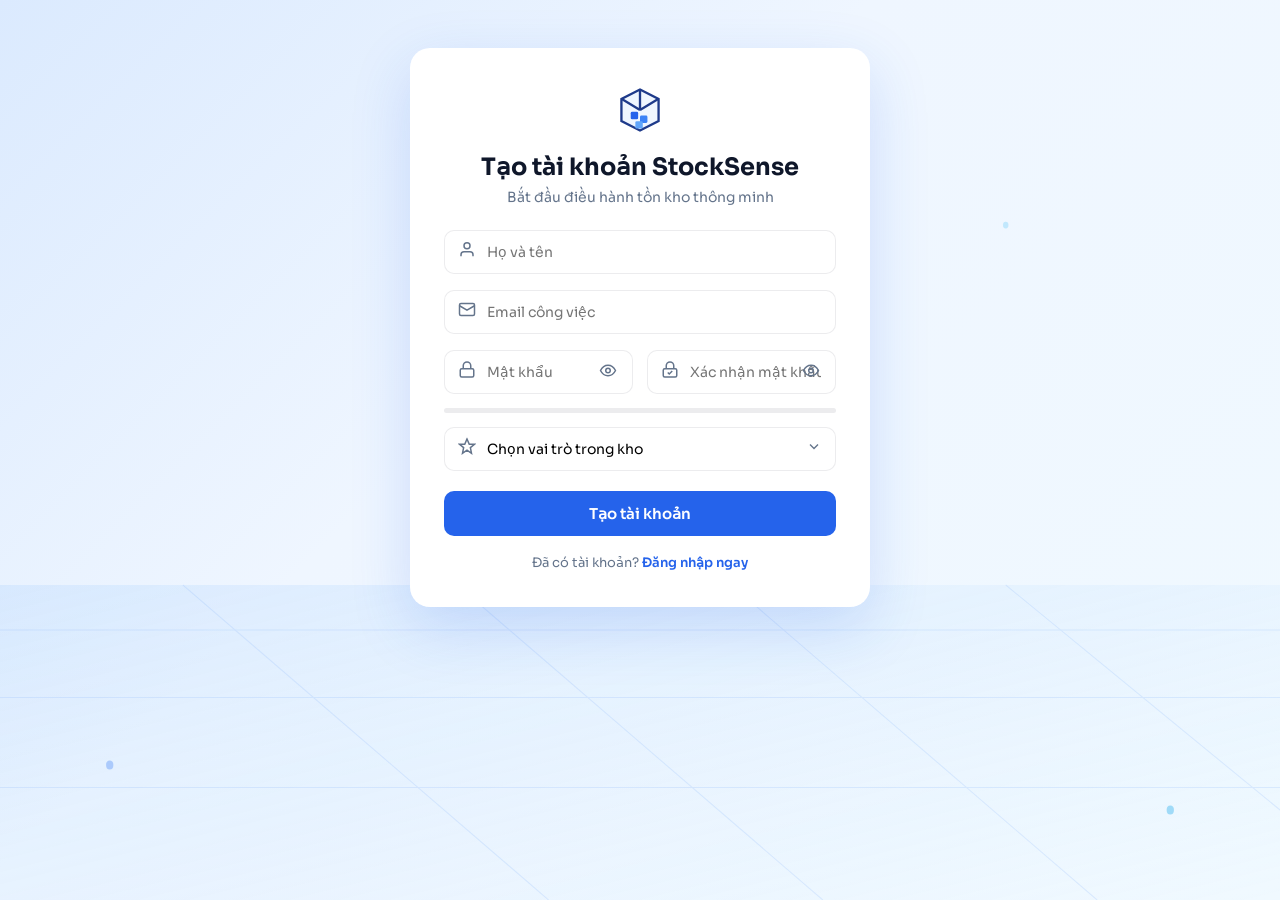
<file: BTL/stocksense/register.html>
<!DOCTYPE html>
<html lang="vi">
<head>
<meta charset="UTF-8">
<meta name="viewport" content="width=device-width, initial-scale=1.0">
<title>Đăng ký StockSense</title>
<link href="https://fonts.googleapis.com/css2?family=Sora:wght@400;500;600;700&display=swap" rel="stylesheet">
<link rel="stylesheet" href="css/style.css">
<style>
  body{margin:0;font-family:'Sora',sans-serif;color:var(--text);min-height:100vh;position:relative;overflow-x:hidden;background:linear-gradient(135deg,#dbeafe 0%,#eff6ff 40%,#f0f9ff 100%);}
  .bg-svg{position:fixed;inset:0;width:100%;height:100%;pointer-events:none;opacity:.5;z-index:0;}
  .login-wrap{position:relative;z-index:2;display:flex;justify-content:center;padding:48px 20px;}
  .login-card{width:100%;max-width:460px;background:#fff;border-radius:20px;box-shadow:0 20px 60px rgba(37,99,235,.18);padding:36px 34px;box-sizing:border-box;}
  .logo-wrap{display:flex;justify-content:center;margin-bottom:16px;}
  .login-card h1{font-size:24px;font-weight:700;text-align:center;margin:0 0 6px;}
  .login-sub{text-align:center;color:var(--muted);font-size:14px;margin:0 0 24px;}
  .field-wrap{position:relative;margin-bottom:4px;}
  .field-icon{position:absolute;left:14px;top:50%;transform:translateY(-50%);color:var(--muted);z-index:1;}
  .select-inp{appearance:none;-webkit-appearance:none;padding-right:40px;cursor:pointer;}
  .select-arrow{position:absolute;right:14px;top:50%;transform:translateY(-50%);color:var(--muted);pointer-events:none;}
  .toggle-pw{position:absolute;right:12px;top:50%;transform:translateY(-50%);background:none;border:none;cursor:pointer;color:var(--muted);padding:4px;z-index:2;}
  .login-btn{width:100%;margin-top:20px;padding:13px;background:var(--accent);color:#fff;border:none;border-radius:10px;font-size:15px;font-weight:600;cursor:pointer;transition:background .2s;display:flex;align-items:center;justify-content:center;gap:8px;font-family:'Sora',sans-serif;}
  .login-btn:hover{background:#1d4ed8;}
  .login-btn:disabled{opacity:.7;cursor:not-allowed;}
  .row-2{display:grid;grid-template-columns:1fr 1fr;gap:14px;}
  @media(max-width:480px){.row-2{grid-template-columns:1fr;}}
</style>
</head>
<body>
<svg class="bg-svg" preserveAspectRatio="none" viewBox="0 0 1400 800">
  <defs>
    <linearGradient id="g1" x1="0" y1="0" x2="1" y2="1">
      <stop offset="0" stop-color="#93c5fd" stop-opacity=".4"/>
      <stop offset="1" stop-color="#bae6fd" stop-opacity="0"/>
    </linearGradient>
  </defs>
  <rect x="0" y="520" width="1400" height="280" fill="url(#g1)"/>
  <g stroke="#3b82f6" stroke-width="1" opacity=".25">
    <line x1="0" y1="560" x2="1400" y2="560"/>
    <line x1="0" y1="620" x2="1400" y2="620"/>
    <line x1="0" y1="700" x2="1400" y2="700"/>
    <line x1="200" y1="520" x2="600" y2="800"/>
    <line x1="500" y1="520" x2="900" y2="800"/>
    <line x1="800" y1="520" x2="1200" y2="800"/>
    <line x1="1100" y1="520" x2="1400" y2="720"/>
  </g>
  <circle cx="120" cy="680" r="4" fill="#3b82f6" opacity=".7"/>
  <circle cx="1280" cy="720" r="4" fill="#0ea5e9" opacity=".7"/>
  <circle cx="700" cy="100" r="3" fill="#60a5fa" opacity=".5"/>
  <circle cx="1100" cy="200" r="3" fill="#38bdf8" opacity=".5"/>
</svg>
<div class="login-wrap">
  <div class="login-card reveal">
    <div class="logo-wrap">
      <svg width="52" height="52" viewBox="0 0 56 56" fill="none">
        <path d="M28 6L48 16V40L28 50L8 40V16L28 6Z" stroke="#1e3a8a" stroke-width="2.5" fill="#eff6ff"/>
        <path d="M28 6V28M28 28L48 16M28 28L8 16" stroke="#1e3a8a" stroke-width="2.5"/>
        <rect x="18" y="30" width="8" height="8" rx="1.5" fill="#2563eb"/>
        <rect x="28" y="34" width="8" height="8" rx="1.5" fill="#3b82f6"/>
        <rect x="23" y="40" width="8" height="8" rx="1.5" fill="#60a5fa"/>
      </svg>
    </div>
    <h1>Tạo tài khoản StockSense</h1>
    <p class="login-sub">Bắt đầu điều hành tồn kho thông minh</p>
    <form id="registerForm" novalidate>
      <div class="field-row">
        <div class="field-wrap">
          <span class="field-icon"><svg width="18" height="18" viewBox="0 0 24 24" fill="none" stroke="currentColor" stroke-width="2"><path d="M20 21v-2a4 4 0 0 0-4-4H8a4 4 0 0 0-4 4v2"/><circle cx="12" cy="7" r="4"/></svg></span>
          <input type="text" id="regName" class="inp" placeholder="Họ và tên" autocomplete="off">
        </div>
        <div id="nameErr" class="err-msg"><svg width="13" height="13" viewBox="0 0 24 24" fill="none" stroke="currentColor" stroke-width="2.5"><circle cx="12" cy="12" r="10"/><line x1="12" y1="8" x2="12" y2="12"/><line x1="12" y1="16" x2="12.01" y2="16"/></svg><span></span></div>
      </div>
      <div class="field-row" style="margin-top:14px;">
        <div class="field-wrap">
          <span class="field-icon"><svg width="18" height="18" viewBox="0 0 24 24" fill="none" stroke="currentColor" stroke-width="2"><rect x="2" y="4" width="20" height="16" rx="2"/><path d="m22 7-10 6L2 7"/></svg></span>
          <input type="text" id="regEmail" class="inp" placeholder="Email công việc" autocomplete="off">
        </div>
        <div id="emailErr" class="err-msg"><svg width="13" height="13" viewBox="0 0 24 24" fill="none" stroke="currentColor" stroke-width="2.5"><circle cx="12" cy="12" r="10"/><line x1="12" y1="8" x2="12" y2="12"/><line x1="12" y1="16" x2="12.01" y2="16"/></svg><span></span></div>
      </div>
      <div class="row-2" style="margin-top:14px;">
        <div>
          <div class="field-wrap">
            <span class="field-icon"><svg width="18" height="18" viewBox="0 0 24 24" fill="none" stroke="currentColor" stroke-width="2"><rect x="3" y="11" width="18" height="11" rx="2"/><path d="M7 11V7a5 5 0 0 1 10 0v4"/></svg></span>
            <input type="password" id="regPw" class="inp" placeholder="Mật khẩu">
            <button type="button" class="toggle-pw" data-target="regPw"><svg width="18" height="18" viewBox="0 0 24 24" fill="none" stroke="currentColor" stroke-width="2"><path d="M2 12s3.5-7 10-7 10 7 10 7-3.5 7-10 7-10-7-10-7Z"/><circle cx="12" cy="12" r="3"/></svg></button>
          </div>
          <div id="pwErr" class="err-msg"><svg width="13" height="13" viewBox="0 0 24 24" fill="none" stroke="currentColor" stroke-width="2.5"><circle cx="12" cy="12" r="10"/><line x1="12" y1="8" x2="12" y2="12"/><line x1="12" y1="16" x2="12.01" y2="16"/></svg><span></span></div>
        </div>
        <div>
          <div class="field-wrap">
            <span class="field-icon"><svg width="18" height="18" viewBox="0 0 24 24" fill="none" stroke="currentColor" stroke-width="2"><rect x="3" y="11" width="18" height="11" rx="2"/><path d="M7 11V7a5 5 0 0 1 10 0v4"/><path d="m9 16 2 2 4-4"/></svg></span>
            <input type="password" id="regPw2" class="inp" placeholder="Xác nhận mật khẩu">
            <button type="button" class="toggle-pw" data-target="regPw2"><svg width="18" height="18" viewBox="0 0 24 24" fill="none" stroke="currentColor" stroke-width="2"><path d="M2 12s3.5-7 10-7 10 7 10 7-3.5 7-10 7-10-7-10-7Z"/><circle cx="12" cy="12" r="3"/></svg></button>
          </div>
          <div id="pw2Err" class="err-msg"><svg width="13" height="13" viewBox="0 0 24 24" fill="none" stroke="currentColor" stroke-width="2.5"><circle cx="12" cy="12" r="10"/><line x1="12" y1="8" x2="12" y2="12"/><line x1="12" y1="16" x2="12.01" y2="16"/></svg><span></span></div>
        </div>
      </div>
      <div class="pw-bar" style="margin-top:10px;"><span id="pwBar"></span></div>
      <div class="field-row" style="margin-top:14px;">
        <div class="field-wrap">
          <span class="field-icon"><svg width="18" height="18" viewBox="0 0 24 24" fill="none" stroke="currentColor" stroke-width="2"><path d="M12 2l3 7h7l-5.5 4.5L18 21l-6-4-6 4 1.5-7.5L2 9h7Z"/></svg></span>
          <select id="regRole" class="inp select-inp">
            <option value="">Chọn vai trò trong kho</option>
            <option value="admin">Quản trị viên</option>
            <option value="supervisor">Giám sát kho</option>
            <option value="worker">Nhân viên kho</option>
            <option value="planner">Điều phối nhập hàng</option>
          </select>
          <span class="select-arrow"><svg width="16" height="16" viewBox="0 0 24 24" fill="none" stroke="currentColor" stroke-width="2"><polyline points="6 9 12 15 18 9"/></svg></span>
        </div>
        <div id="roleErr" class="err-msg"><svg width="13" height="13" viewBox="0 0 24 24" fill="none" stroke="currentColor" stroke-width="2.5"><circle cx="12" cy="12" r="10"/><line x1="12" y1="8" x2="12" y2="12"/><line x1="12" y1="16" x2="12.01" y2="16"/></svg><span>Vui lòng chọn vai trò</span></div>
      </div>
      <div id="regGlobal" class="global-msg"><svg width="16" height="16" viewBox="0 0 24 24" fill="none" stroke="currentColor" stroke-width="2.5"><circle cx="12" cy="12" r="10"/><line x1="12" y1="8" x2="12" y2="12"/><line x1="12" y1="16" x2="12.01" y2="16"/></svg><span id="regGlobalText"></span></div>
      <button type="submit" id="regBtn" class="login-btn">
        <span id="regBtnText">Tạo tài khoản</span>
      </button>
    </form>
    <div class="auth-foot">Đã có tài khoản? <a class="link" href="index.html">Đăng nhập ngay</a></div>
  </div>
</div>
<script src="js/script.js"></script>
<script src="js/pages.js"></script>
</body>
</html>
</file>
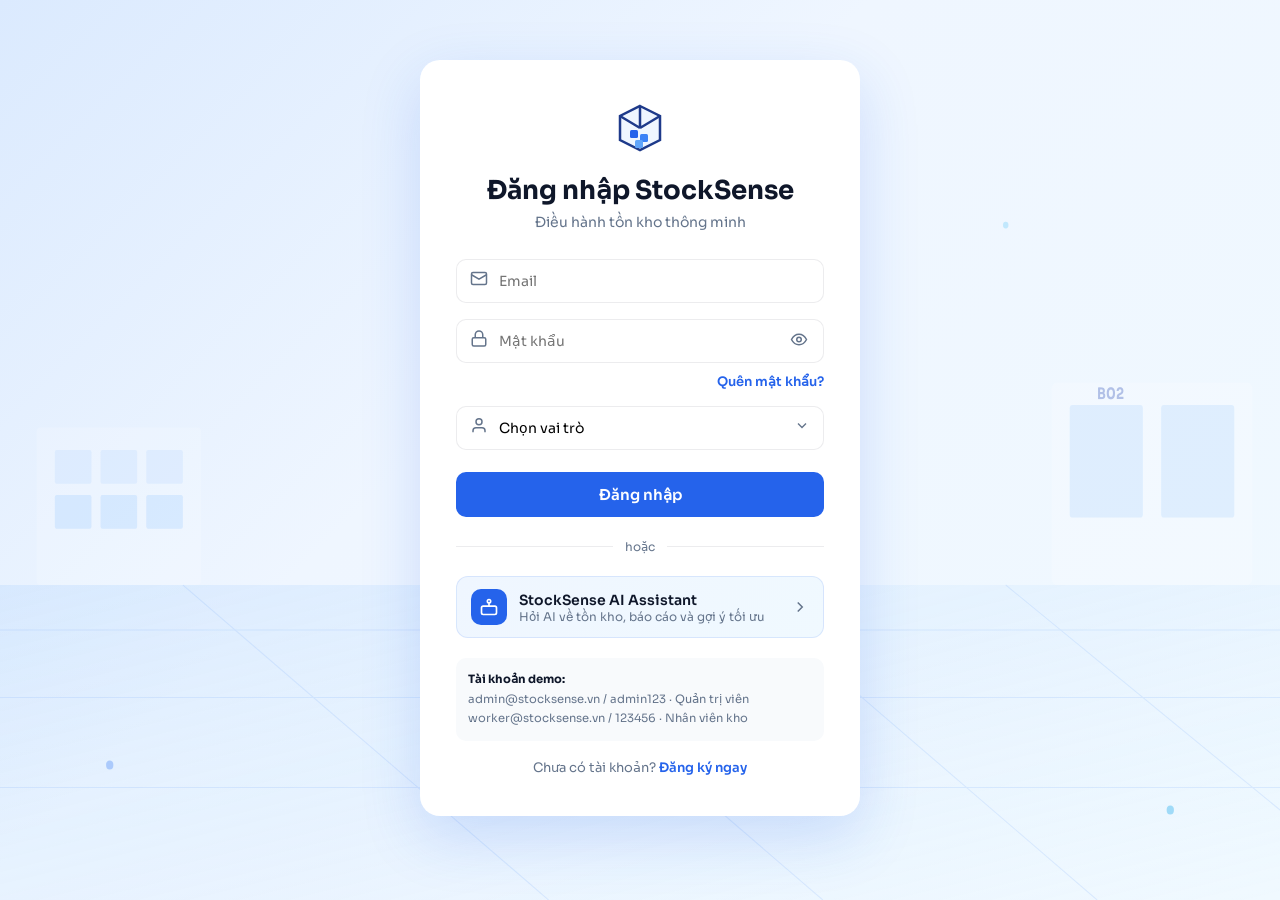
<file: BTL/stocksense/settings.html>
<!DOCTYPE html>
<html lang="vi">
<head>
<meta charset="UTF-8">
<meta name="viewport" content="width=device-width, initial-scale=1.0">
<title>Cài đặt - StockSense</title>
<link href="https://fonts.googleapis.com/css2?family=Sora:wght@400;500;600;700&display=swap" rel="stylesheet">
<link rel="stylesheet" href="css/style.css">
</head>
<body class="app" data-page="settings">
<div id="subApp"></div>
<script src="js/script.js"></script>
<script src="js/pages.js"></script>
</body>
</html>
</file>
<file: BTL/stocksense/css/style.css>
:root{
  --bg:#eef4ff;
  --card:#ffffff;
  --text:#0f172a;
  --muted:#64748b;
  --accent:#2563eb;
  --accent-soft:rgba(37,99,235,.12);
  --accent2:#0ea5e9;
  --accent2-soft:rgba(14,165,233,.12);
  --border:rgba(15,23,42,.08);
  --danger:#dc2626;
  --danger-soft:rgba(220,38,38,.1);
  --success:#059669;
}
.reveal{opacity:0;transform:translateY(16px);animation:fu .5s ease forwards}
@keyframes fu{to{opacity:1;transform:translateY(0)}}
.inp{width:100%;padding:12px 14px 12px 42px;border:1.5px solid var(--border);border-radius:10px;font-size:14px;outline:none;transition:border-color .2s,box-shadow .2s;background:#fff;box-sizing:border-box;font-family:'Sora',sans-serif;}
.inp:focus{border-color:var(--accent);box-shadow:0 0 0 3px var(--accent-soft)}
.inp.err{border-color:var(--danger);box-shadow:0 0 0 3px var(--danger-soft)}
.err-msg{color:var(--danger);font-size:12px;margin-top:5px;display:none;align-items:center;gap:4px}
.err-msg.show{display:flex}
.nav-item{display:flex;align-items:center;gap:10px;padding:10px 14px;border-radius:10px;color:var(--muted);font-size:14px;font-weight:500;cursor:pointer;transition:all .15s}
.nav-item:hover{background:var(--accent-soft);color:var(--accent)}
.nav-item.active{background:var(--accent);color:#fff}
.tbl-row{transition:background .15s}
.tbl-row:hover{background:rgba(37,99,235,.04)}
.badge{display:inline-block;padding:3px 10px;border-radius:20px;font-size:11px;font-weight:600}
.modal-bg{position:fixed;inset:0;background:rgba(15,23,42,.4);display:flex;align-items:center;justify-content:center;z-index:50;padding:20px}
.spin{width:18px;height:18px;border:2.5px solid var(--accent-soft);border-top-color:var(--accent);border-radius:50%;animation:sp .8s linear infinite;display:inline-block}
@keyframes sp{to{transform:rotate(360deg)}}
.ai-typing::after{content:"";display:inline-block;width:6px;height:14px;background:var(--accent);margin-left:2px;animation:bl 1s steps(2) infinite}
@keyframes bl{50%{opacity:0}}
.filter-btn.active{background:var(--accent)!important;color:#fff!important}
/* ===== Components mở rộng cho các trang mới ===== */
.link{color:var(--accent);font-weight:600;text-decoration:none;cursor:pointer;font-size:13px;}
.link:hover{text-decoration:underline;}
.auth-foot{text-align:center;margin-top:18px;font-size:13px;color:var(--muted);}
.icon-btn{width:38px;height:38px;border-radius:10px;border:1px solid var(--border);background:#fff;display:flex;align-items:center;justify-content:center;cursor:pointer;color:var(--muted);position:relative;transition:all .15s;}
.icon-btn:hover{color:var(--accent);border-color:var(--accent);background:var(--accent-soft);}
.badge-dot{position:absolute;top:-4px;right:-4px;min-width:16px;height:16px;padding:0 4px;border-radius:10px;background:var(--danger);color:#fff;font-size:10px;font-weight:700;display:flex;align-items:center;justify-content:center;border:2px solid #fff;box-sizing:border-box;}
.card{background:#fff;border:1px solid var(--border);border-radius:14px;padding:22px;box-shadow:0 1px 3px rgba(0,0,0,.04);box-sizing:border-box;}
.card-title{font-size:16px;font-weight:700;margin:0 0 4px;display:flex;align-items:center;gap:10px;}
.card-sub{font-size:12.5px;color:var(--muted);margin:0 0 18px;}
.card-title .ico{width:32px;height:32px;border-radius:8px;background:var(--accent-soft);color:var(--accent);display:flex;align-items:center;justify-content:center;flex-shrink:0;}
.btn{padding:11px 20px;border-radius:10px;font-size:14px;font-weight:600;cursor:pointer;border:none;font-family:'Sora',sans-serif;display:inline-flex;align-items:center;justify-content:center;gap:8px;transition:all .15s;text-decoration:none;}
.btn-primary{background:var(--accent);color:#fff;}
.btn-primary:hover{background:#1d4ed8;}
.btn-primary:disabled{opacity:.7;cursor:not-allowed;}
.btn-ghost{background:#fff;color:var(--muted);border:1px solid var(--border);}
.btn-ghost:hover{color:var(--text);border-color:var(--accent);}
.btn-danger{background:var(--danger);color:#fff;}
.btn-danger:hover{background:#b91c1c;}
.field-label{display:block;font-size:13px;font-weight:600;margin:0 0 7px;color:var(--text);}
.field-row{margin-bottom:16px;}
.field-wrap{position:relative;}
.field-icon{position:absolute;left:14px;top:50%;transform:translateY(-50%);color:var(--muted);z-index:1;}
.toggle-pw{position:absolute;right:12px;top:50%;transform:translateY(-50%);background:none;border:none;cursor:pointer;color:var(--muted);padding:4px;z-index:2;}
.switch{position:relative;display:inline-block;width:42px;height:24px;flex-shrink:0;}
.switch input{opacity:0;width:0;height:0;}
.switch .slider{position:absolute;inset:0;background:#cbd5e1;border-radius:24px;transition:.2s;cursor:pointer;}
.switch .slider:before{content:"";position:absolute;height:18px;width:18px;left:3px;top:3px;background:#fff;border-radius:50%;transition:.2s;box-shadow:0 1px 3px rgba(0,0,0,.2);}
.switch input:checked + .slider{background:var(--accent);}
.switch input:checked + .slider:before{transform:translateX(18px);}
.setting-row{display:flex;align-items:center;justify-content:space-between;gap:16px;padding:14px 0;border-bottom:1px solid var(--border);}
.setting-row:last-child{border-bottom:none;}
.setting-row .t{font-size:14px;font-weight:600;}
.setting-row .d{font-size:12px;color:var(--muted);margin-top:2px;}
.tabs{display:flex;gap:6px;flex-wrap:wrap;margin-bottom:18px;}
.tab{padding:8px 16px;border-radius:20px;font-size:13px;font-weight:600;color:var(--muted);background:#fff;border:1px solid var(--border);cursor:pointer;transition:all .15s;}
.tab:hover{color:var(--accent);}
.tab.active{background:var(--accent);color:#fff;border-color:var(--accent);}
.notif-item{display:flex;gap:14px;padding:16px 18px;border-bottom:1px solid var(--border);cursor:pointer;transition:background .15s;position:relative;}
.notif-item:last-child{border-bottom:none;}
.notif-item:hover{background:rgba(37,99,235,.03);}
.notif-item.unread{background:var(--accent-soft);}
.notif-item.unread:hover{background:rgba(37,99,235,.1);}
.notif-icon{width:38px;height:38px;border-radius:10px;display:flex;align-items:center;justify-content:center;flex-shrink:0;}
.notif-body{flex:1;min-width:0;}
.notif-title{font-size:13.5px;font-weight:600;margin:0 0 3px;}
.notif-desc{font-size:12.5px;color:var(--muted);margin:0;line-height:1.5;}
.notif-time{font-size:11px;color:var(--muted);margin-top:6px;display:flex;align-items:center;gap:6px;}
.notif-dot{width:8px;height:8px;border-radius:50%;background:var(--accent);flex-shrink:0;margin-top:6px;}
.avatar-lg{width:88px;height:88px;border-radius:50%;background:linear-gradient(135deg,#2563eb,#0ea5e9);color:#fff;display:flex;align-items:center;justify-content:center;font-weight:700;font-size:34px;box-shadow:0 8px 24px rgba(37,99,235,.3);}
.kv{display:flex;justify-content:space-between;padding:10px 0;border-bottom:1px dashed var(--border);font-size:13px;}
.kv:last-child{border-bottom:none;}
.kv .k{color:var(--muted);}
.kv .v{font-weight:600;}
.steps{display:flex;align-items:center;gap:8px;margin-bottom:24px;}
.step{flex:1;height:5px;border-radius:4px;background:var(--border);}
.step.active{background:var(--accent);}
.err-code{font-size:110px;font-weight:800;line-height:1;margin:0;background:linear-gradient(135deg,#2563eb,#0ea5e9);-webkit-background-clip:text;background-clip:text;color:transparent;letter-spacing:-4px;}
.toast{position:fixed;bottom:24px;right:24px;background:#0f172a;color:#fff;padding:12px 18px;border-radius:10px;font-size:13px;font-weight:500;box-shadow:0 10px 30px rgba(0,0,0,.2);display:flex;align-items:center;gap:10px;z-index:100;opacity:0;transform:translateY(10px);transition:all .25s;pointer-events:none;}
.toast.show{opacity:1;transform:translateY(0);}
.pw-bar{height:5px;border-radius:4px;background:var(--border);margin-top:8px;overflow:hidden;}
.pw-bar span{display:block;height:100%;width:0;border-radius:4px;transition:all .2s;}
.select-inp{appearance:none;-webkit-appearance:none;padding-right:40px;cursor:pointer;}
.select-arrow{position:absolute;right:14px;top:50%;transform:translateY(-50%);color:var(--muted);pointer-events:none;}
.global-msg{display:none;margin-top:16px;padding:10px 14px;border-radius:10px;font-size:13px;font-weight:500;align-items:center;gap:8px;}
.global-msg.err{display:flex;background:var(--danger-soft);border:1px solid rgba(220,38,38,.3);color:var(--danger);}
.global-msg.ok{display:flex;background:rgba(5,150,105,.1);border:1px solid rgba(5,150,105,.3);color:var(--success);}
.sub-nav-sec{margin-top:18px;padding-top:14px;border-top:1px solid var(--border);font-size:10px;font-weight:700;color:var(--muted);letter-spacing:1px;text-transform:uppercase;padding-left:14px;margin-bottom:6px;}
/* ===== Layout shell cho trang con (profile/settings/notifications) ===== */
body.app{margin:0;font-family:'Sora',sans-serif;color:var(--text);background:#f1f5f9;min-height:100vh;}
.sub-layout{display:flex;min-height:100vh;flex-wrap:wrap;}
.sub-sidebar{width:240px;min-width:240px;background:#fff;border-right:1px solid var(--border);padding:20px 14px;box-sizing:border-box;}
.sub-sidebar-logo{display:flex;align-items:center;gap:10px;padding:0 8px 20px;border-bottom:1px solid var(--border);margin-bottom:16px;}
.sub-sidebar-logo .name{font-weight:700;font-size:15px;line-height:1.2;}
.sub-sidebar-logo .sub{font-size:10px;color:var(--muted);}
.sub-nav{display:flex;flex-direction:column;gap:4px;}
.sub-nav a.nav-item{text-decoration:none;}
.sub-ai-box{margin-top:24px;padding:14px;background:var(--accent-soft);border-radius:12px;}
.sub-ai-box .t{font-size:12px;font-weight:600;margin-bottom:4px;}
.sub-ai-box .d{font-size:11px;color:var(--muted);margin-bottom:10px;}
.sub-ai-box a{display:block;text-align:center;padding:8px;background:var(--accent);color:#fff;border:none;border-radius:8px;font-size:12px;font-weight:600;cursor:pointer;font-family:'Sora',sans-serif;text-decoration:none;}
.sub-main{flex:1;min-width:300px;padding:24px 28px;box-sizing:border-box;}
.sub-topbar{display:flex;align-items:center;justify-content:space-between;flex-wrap:wrap;gap:12px;margin-bottom:24px;padding-bottom:16px;border-bottom:1px solid var(--border);}
.sub-topbar h2{font-size:22px;font-weight:700;margin:0;}
.sub-topbar p{font-size:13px;color:var(--muted);margin:4px 0 0;}
.sub-topbar-right{display:flex;align-items:center;gap:12px;}
.sub-user-info{text-align:right;}
.sub-user-info .n{font-size:14px;font-weight:600;}
.sub-user-info .r{font-size:11px;color:var(--muted);}
.sub-avatar{width:40px;height:40px;border-radius:50%;background:var(--accent);color:#fff;display:flex;align-items:center;justify-content:center;font-weight:700;font-size:15px;text-decoration:none;flex-shrink:0;}
.sub-content{max-width:980px;}
.grid-2{display:grid;grid-template-columns:1fr 1fr;gap:18px;}
.stack{display:flex;flex-direction:column;gap:18px;}
@media(max-width:760px){.grid-2{grid-template-columns:1fr;}.sub-sidebar{width:100%;min-width:0;}}
</file>
<file: BTL/stocksense/css/base.css>
/* base.css — Biến màu + animation dùng chung (nạp đầu tiên) */
:root{
  --bg:#eef4ff; --card:#ffffff; --text:#0f172a; --muted:#64748b;
  --accent:#2563eb; --accent-soft:rgba(37,99,235,.12); --accent2:#0ea5e9;
  --accent2-soft:rgba(14,165,233,.12); --border:rgba(15,23,42,.08);
  --danger:#dc2626; --danger-soft:rgba(220,38,38,.1); --success:#059669;
}
*{box-sizing:border-box}
.reveal{opacity:0;transform:translateY(16px);animation:fu .5s ease forwards}
@keyframes fu{to{opacity:1;transform:translateY(0)}}
.spin{width:18px;height:18px;border:2.5px solid var(--accent-soft);border-top-color:var(--accent);border-radius:50%;animation:sp .8s linear infinite;display:inline-block}
@keyframes sp{to{transform:rotate(360deg)}}
.ai-typing::after{content:"";display:inline-block;width:6px;height:14px;background:var(--accent);margin-left:2px;animation:bl 1s steps(2) infinite}
@keyframes bl{50%{opacity:0}}
</file>
<file: BTL/stocksense/css/components.css>
/* components.css — Các thành phần tái sử dụng: input, nút, card, badge, switch, tabs, thông báo... */
.inp{width:100%;padding:12px 14px 12px 42px;border:1.5px solid var(--border);border-radius:10px;font-size:14px;outline:none;transition:border-color .2s,box-shadow .2s;background:#fff;font-family:'Sora',sans-serif;}
.inp:focus{border-color:var(--accent);box-shadow:0 0 0 3px var(--accent-soft)}
.inp.err{border-color:var(--danger);box-shadow:0 0 0 3px var(--danger-soft)}
.err-msg{color:var(--danger);font-size:12px;margin-top:5px;display:none;align-items:center;gap:4px}
.err-msg.show{display:flex}
.field-label{display:block;font-size:13px;font-weight:600;margin:0 0 7px;color:var(--text);}
.field-row{margin-bottom:16px;}
.field-wrap{position:relative;}
.field-icon{position:absolute;left:14px;top:50%;transform:translateY(-50%);color:var(--muted);z-index:1;}
.toggle-pw{position:absolute;right:12px;top:50%;transform:translateY(-50%);background:none;border:none;cursor:pointer;color:var(--muted);padding:4px;z-index:2;}
.select-inp{appearance:none;-webkit-appearance:none;padding-right:40px;cursor:pointer;}
.select-arrow{position:absolute;right:14px;top:50%;transform:translateY(-50%);color:var(--muted);pointer-events:none;}

.btn{padding:11px 20px;border-radius:10px;font-size:14px;font-weight:600;cursor:pointer;border:none;font-family:'Sora',sans-serif;display:inline-flex;align-items:center;justify-content:center;gap:8px;transition:all .15s;text-decoration:none;}
.btn-primary{background:var(--accent);color:#fff;}
.btn-primary:hover{background:#1d4ed8;}
.btn-primary:disabled{opacity:.7;cursor:not-allowed;}
.btn-ghost{background:#fff;color:var(--muted);border:1px solid var(--border);}
.btn-ghost:hover{color:var(--text);border-color:var(--accent);}
.btn-danger{background:var(--danger);color:#fff;}
.btn-danger:hover{background:#b91c1c;}

.card{background:#fff;border:1px solid var(--border);border-radius:14px;padding:22px;box-shadow:0 1px 3px rgba(0,0,0,.04);}
.card-title{font-size:16px;font-weight:700;margin:0 0 4px;display:flex;align-items:center;gap:10px;}
.card-sub{font-size:12.5px;color:var(--muted);margin:0 0 18px;}
.card-title .ico{width:32px;height:32px;border-radius:8px;background:var(--accent-soft);color:var(--accent);display:flex;align-items:center;justify-content:center;flex-shrink:0;}

.badge{display:inline-block;padding:3px 10px;border-radius:20px;font-size:11px;font-weight:600}
.icon-btn{width:38px;height:38px;border-radius:10px;border:1px solid var(--border);background:#fff;display:flex;align-items:center;justify-content:center;cursor:pointer;color:var(--muted);position:relative;transition:all .15s;}
.icon-btn:hover{color:var(--accent);border-color:var(--accent);background:var(--accent-soft);}
.badge-dot{position:absolute;top:-4px;right:-4px;min-width:16px;height:16px;padding:0 4px;border-radius:10px;background:var(--danger);color:#fff;font-size:10px;font-weight:700;display:flex;align-items:center;justify-content:center;border:2px solid #fff;}

.switch{position:relative;display:inline-block;width:42px;height:24px;flex-shrink:0;}
.switch input{opacity:0;width:0;height:0;}
.switch .slider{position:absolute;inset:0;background:#cbd5e1;border-radius:24px;transition:.2s;cursor:pointer;}
.switch .slider:before{content:"";position:absolute;height:18px;width:18px;left:3px;top:3px;background:#fff;border-radius:50%;transition:.2s;box-shadow:0 1px 3px rgba(0,0,0,.2);}
.switch input:checked + .slider{background:var(--accent);}
.switch input:checked + .slider:before{transform:translateX(18px);}
.setting-row{display:flex;align-items:center;justify-content:space-between;gap:16px;padding:14px 0;border-bottom:1px solid var(--border);}
.setting-row:last-child{border-bottom:none;}
.setting-row .t{font-size:14px;font-weight:600;}
.setting-row .d{font-size:12px;color:var(--muted);margin-top:2px;}

.tabs{display:flex;gap:6px;flex-wrap:wrap;margin-bottom:18px;}
.tab{padding:8px 16px;border-radius:20px;font-size:13px;font-weight:600;color:var(--muted);background:#fff;border:1px solid var(--border);cursor:pointer;transition:all .15s;}
.tab:hover{color:var(--accent);}
.tab.active{background:var(--accent);color:#fff;border-color:var(--accent);}

.notif-item{display:flex;gap:14px;padding:16px 18px;border-bottom:1px solid var(--border);cursor:pointer;transition:background .15s;position:relative;}
.notif-item:last-child{border-bottom:none;}
.notif-item:hover{background:rgba(37,99,235,.03);}
.notif-item.unread{background:var(--accent-soft);}
.notif-icon{width:38px;height:38px;border-radius:10px;display:flex;align-items:center;justify-content:center;flex-shrink:0;}
.notif-body{flex:1;min-width:0;}
.notif-title{font-size:13.5px;font-weight:600;margin:0 0 3px;}
.notif-desc{font-size:12.5px;color:var(--muted);margin:0;line-height:1.5;}
.notif-time{font-size:11px;color:var(--muted);margin-top:6px;display:flex;align-items:center;gap:6px;}
.notif-dot{width:8px;height:8px;border-radius:50%;background:var(--accent);flex-shrink:0;margin-top:6px;}

.avatar-lg{width:88px;height:88px;border-radius:50%;background:linear-gradient(135deg,#2563eb,#0ea5e9);color:#fff;display:flex;align-items:center;justify-content:center;font-weight:700;font-size:34px;box-shadow:0 8px 24px rgba(37,99,235,.3);}
.kv{display:flex;justify-content:space-between;padding:10px 0;border-bottom:1px dashed var(--border);font-size:13px;}
.kv:last-child{border-bottom:none;}
.kv .k{color:var(--muted);} .kv .v{font-weight:600;}
.steps{display:flex;align-items:center;gap:8px;margin-bottom:24px;}
.step{flex:1;height:5px;border-radius:4px;background:var(--border);}
.step.active{background:var(--accent);}
.pw-bar{height:5px;border-radius:4px;background:var(--border);margin-top:8px;overflow:hidden;}
.pw-bar span{display:block;height:100%;width:0;border-radius:4px;transition:all .2s;}
.err-code{font-size:110px;font-weight:800;line-height:1;margin:0;background:linear-gradient(135deg,#2563eb,#0ea5e9);-webkit-background-clip:text;background-clip:text;color:transparent;letter-spacing:-4px;}

.toast{position:fixed;bottom:24px;right:24px;background:#0f172a;color:#fff;padding:12px 18px;border-radius:10px;font-size:13px;font-weight:500;box-shadow:0 10px 30px rgba(0,0,0,.2);display:flex;align-items:center;gap:10px;z-index:100;opacity:0;transform:translateY(10px);transition:all .25s;pointer-events:none;}
.toast.show{opacity:1;transform:translateY(0);}
.global-msg{display:none;margin-top:16px;padding:10px 14px;border-radius:10px;font-size:13px;font-weight:500;align-items:center;gap:8px;}
.global-msg.err{display:flex;background:var(--danger-soft);border:1px solid rgba(220,38,38,.3);color:var(--danger);}
.global-msg.ok{display:flex;background:rgba(5,150,105,.1);border:1px solid rgba(5,150,105,.3);color:var(--success);}

.link{color:var(--accent);font-weight:600;text-decoration:none;cursor:pointer;font-size:13px;}
.link:hover{text-decoration:underline;}
.auth-foot{text-align:center;margin-top:18px;font-size:13px;color:var(--muted);}
.nav-item{display:flex;align-items:center;gap:10px;padding:10px 14px;border-radius:10px;color:var(--muted);font-size:14px;font-weight:500;cursor:pointer;transition:all .15s;text-decoration:none;}
.nav-item:hover{background:var(--accent-soft);color:var(--accent)}
.nav-item.active{background:var(--accent);color:#fff}
.tbl-row{transition:background .15s}
.tbl-row:hover{background:rgba(37,99,235,.04)}
.modal-bg{position:fixed;inset:0;background:rgba(15,23,42,.4);display:flex;align-items:center;justify-content:center;z-index:50;padding:20px}
.filter-btn.active{background:var(--accent)!important;color:#fff!important}
.sub-nav-sec{margin-top:18px;padding-top:14px;border-top:1px solid var(--border);font-size:10px;font-weight:700;color:var(--muted);letter-spacing:1px;text-transform:uppercase;padding-left:14px;margin-bottom:6px;}
</file>
<file: BTL/stocksense/css/auth.css>
/* auth.css — Riêng cho các trang xác thực: login / register / forgot-password (tách từ index.html) */
body.auth-page{margin:0;font-family:'Sora',sans-serif;color:var(--text);min-height:100vh;position:relative;overflow-x:hidden;background:linear-gradient(135deg,#dbeafe 0%,#eff6ff 40%,#f0f9ff 100%);}
.auth-bg-svg{position:fixed;inset:0;z-index:1;pointer-events:none;}

.login-wrap{position:relative;z-index:2;display:flex;justify-content:center;padding:60px 20px;}
.login-card{width:100%;max-width:440px;background:#fff;border-radius:20px;box-shadow:0 20px 60px rgba(37,99,235,.18);padding:40px 36px;}
.login-card h1{font-size:26px;font-weight:700;text-align:center;margin:0 0 6px;}
.login-sub{text-align:center;color:var(--muted);font-size:14px;margin:0 0 28px;}
.login-logo{width:56px;height:56px;margin:0 auto 14px;background:linear-gradient(135deg,var(--accent),var(--accent2));border-radius:14px;display:flex;align-items:center;justify-content:center;box-shadow:0 8px 20px var(--accent-soft);}

.login-btn{width:100%;margin-top:22px;padding:13px;background:var(--accent);color:#fff;border:none;border-radius:10px;font-size:15px;font-weight:600;cursor:pointer;transition:background .2s;display:flex;align-items:center;justify-content:center;gap:8px;font-family:'Sora',sans-serif;}
.login-btn:hover{background:#1d4ed8;}
.login-btn:disabled{opacity:.7;cursor:not-allowed;}

.global-err{display:none;margin-top:16px;padding:10px 14px;background:var(--danger-soft);border:1px solid rgba(220,38,38,.3);border-radius:10px;color:var(--danger);font-size:13px;font-weight:500;align-items:center;gap:8px;}
.global-err.show{display:flex;}

.divider{display:flex;align-items:center;gap:12px;margin:20px 0;color:var(--muted);font-size:12px;}
.divider .line{flex:1;height:1px;background:var(--border);}
.ai-btn{display:flex;align-items:center;gap:12px;padding:12px 14px;background:linear-gradient(135deg,#eff6ff,#f0f9ff);border:1px solid var(--accent-soft);border-radius:12px;cursor:pointer;transition:all .2s;text-decoration:none;color:var(--text);}
.ai-btn:hover{border-color:var(--accent);}
.ai-icon{width:36px;height:36px;border-radius:10px;background:var(--accent);display:flex;align-items:center;justify-content:center;flex-shrink:0;color:#fff;}
.demo-box{margin-top:20px;padding:12px;background:#f8fafc;border-radius:10px;font-size:11.5px;color:var(--muted);line-height:1.7;}
.demo-box strong{color:var(--text);display:block;margin-bottom:2px;}
</file>
